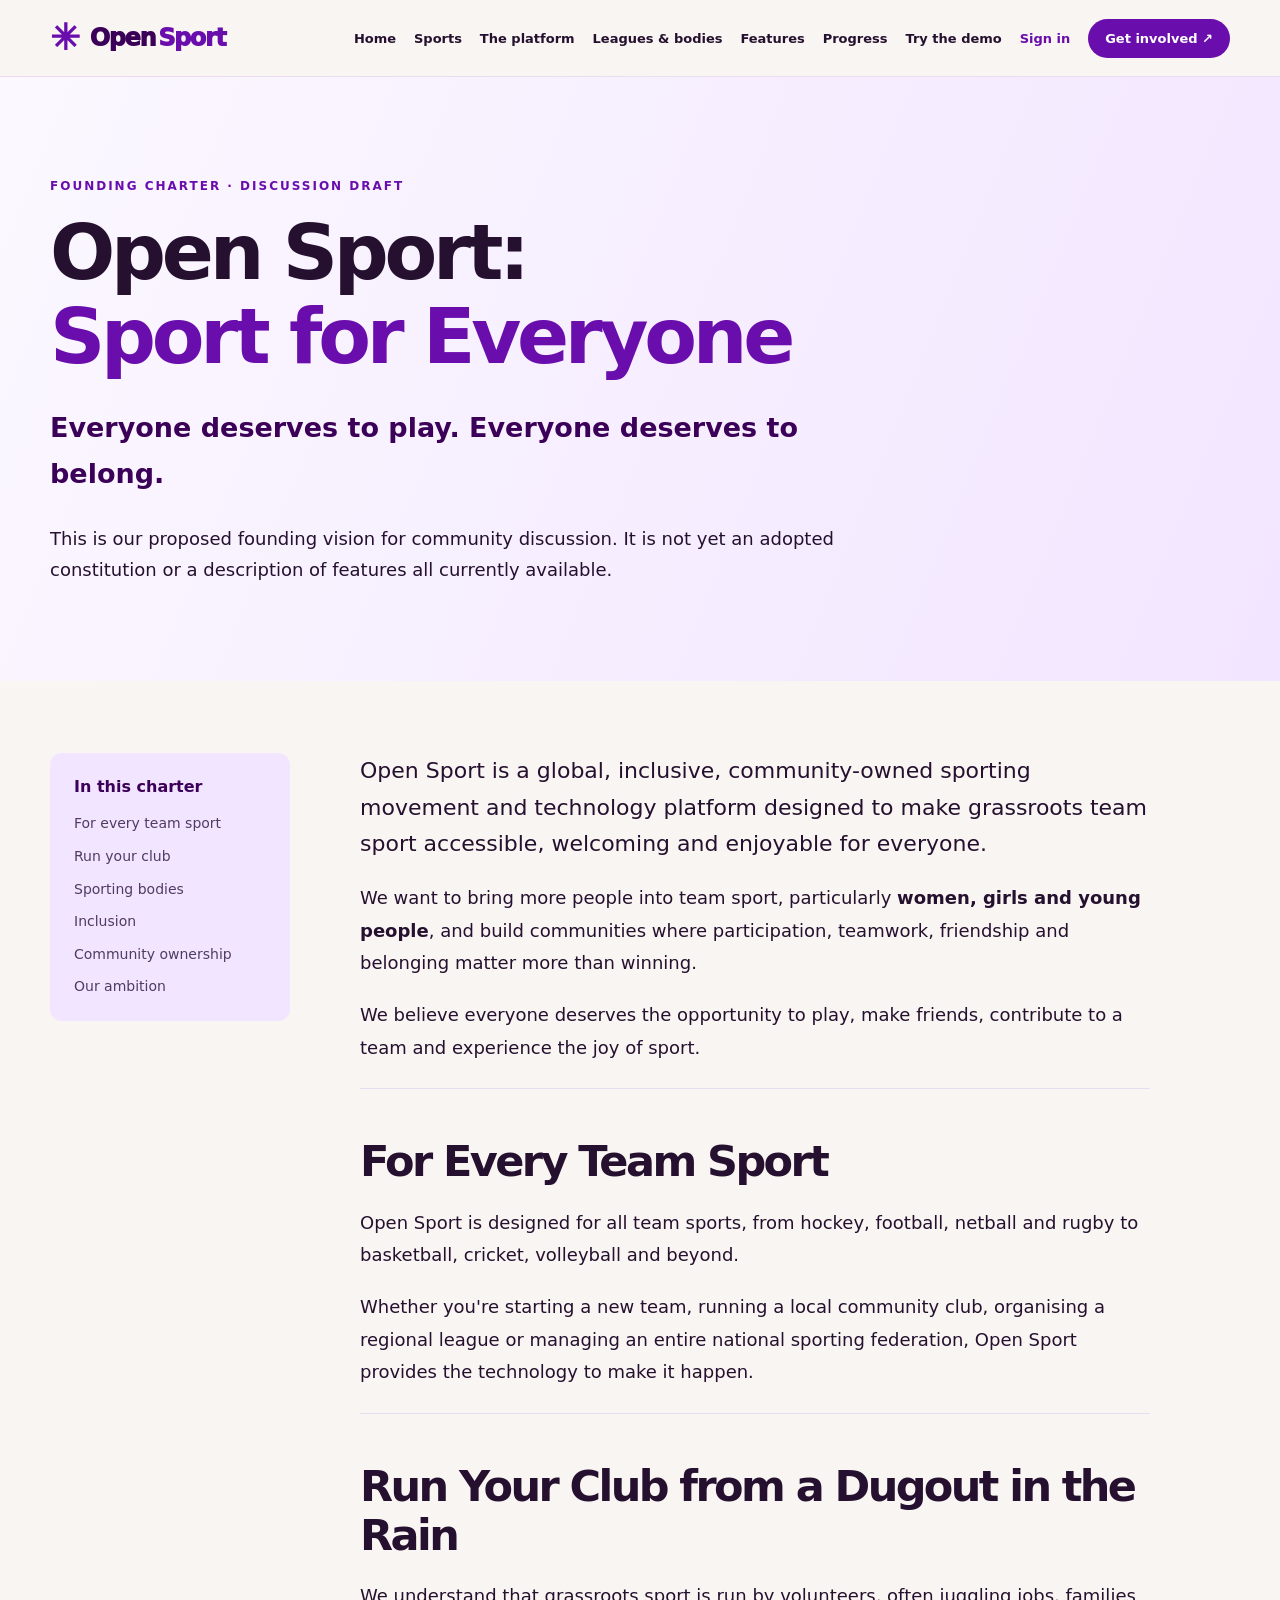
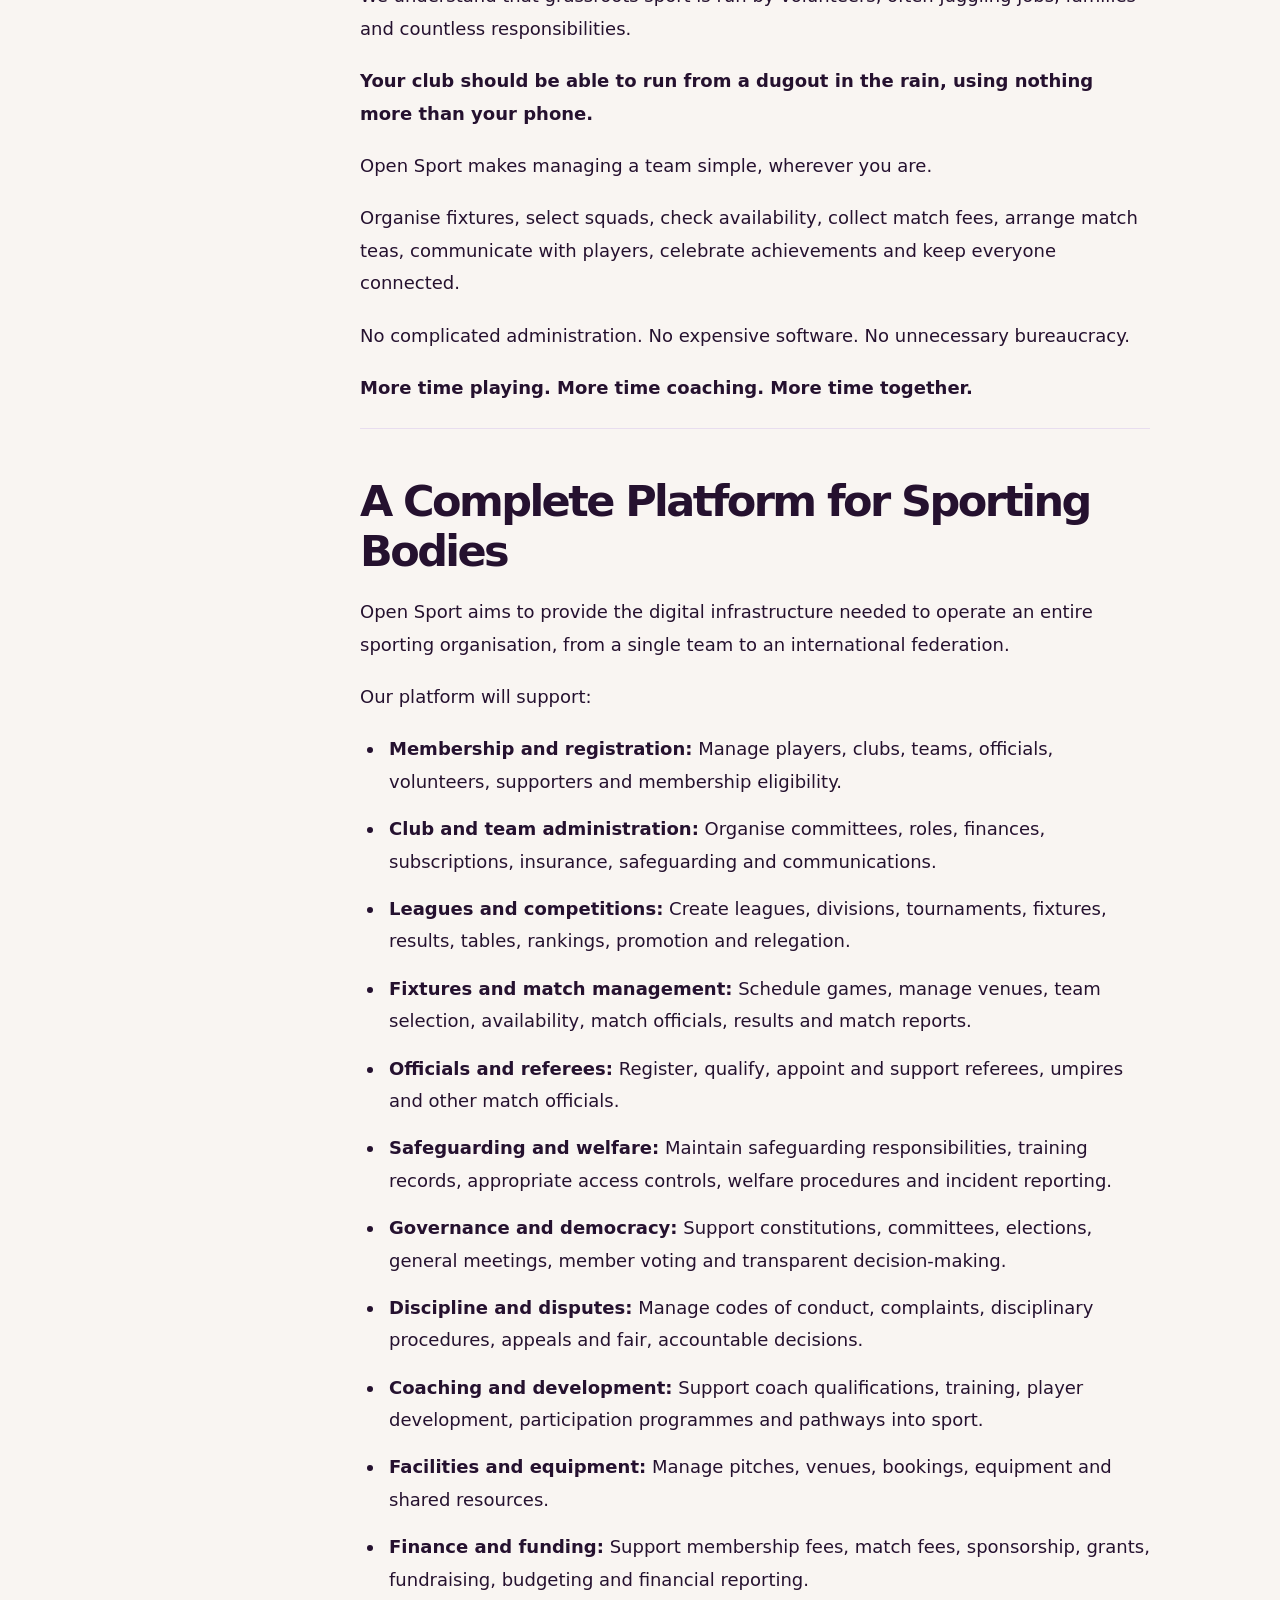
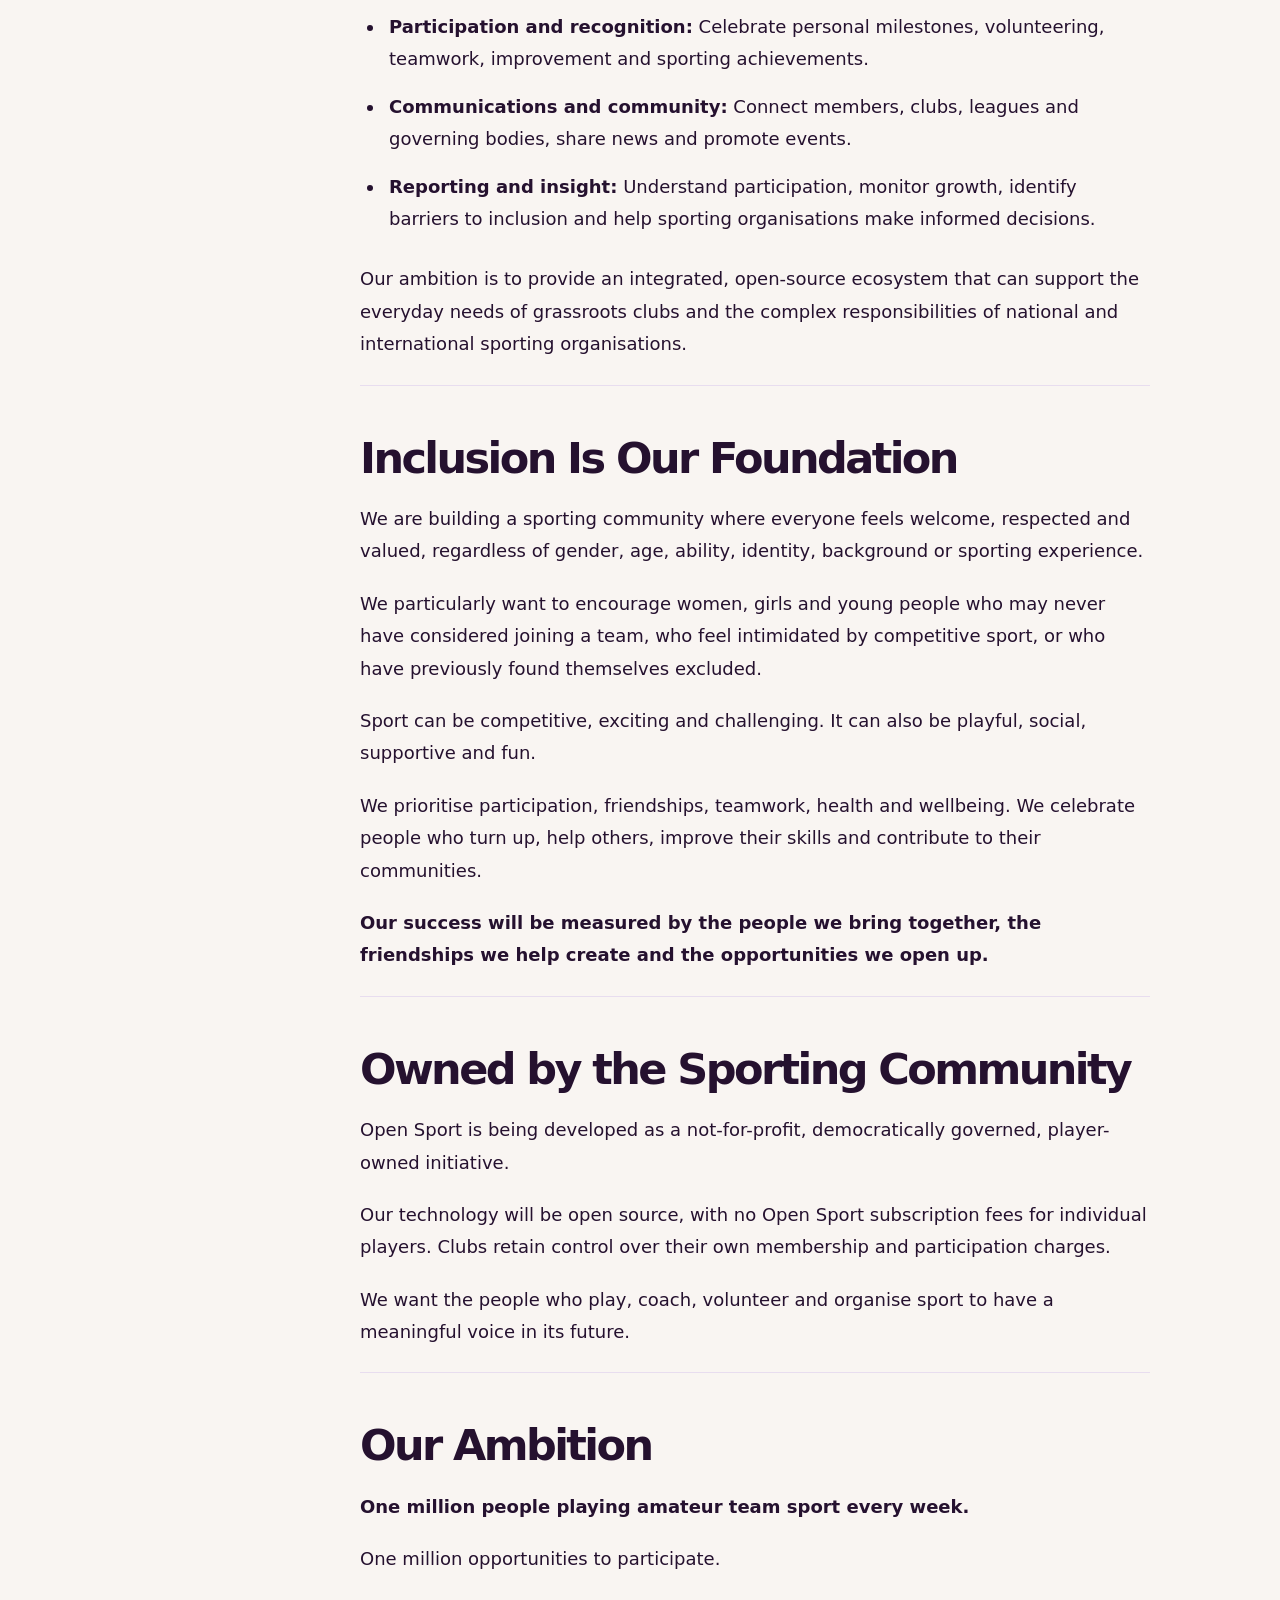
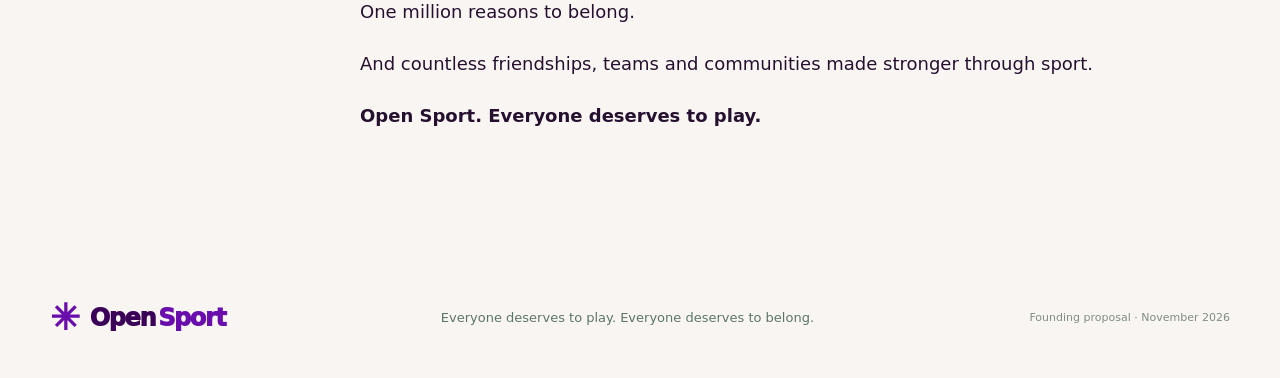
<file: charter.html>
<!doctype html>
<html lang="en-GB"><head><meta charset="utf-8"><meta name="viewport" content="width=device-width, initial-scale=1">
<meta name="description" content="Our full founding vision for an inclusive, player-owned Open Sport movement for every team sport."><meta name="theme-color" content="#6A0DAD">
<title>Draft charter | Open Sport Foundation</title><link rel="stylesheet" href="styles.css"></head>
<body><a class="skip-link" href="#main">Skip to content</a>
<header class="site-header"><div class="shell nav"><a class="brand" href="index.html" aria-label="Open Sport home"><span class="brand-mark" aria-hidden="true">✳</span>Open<span>Sport</span></a><nav aria-label="Main navigation"><a href="index.html">Home</a><a href="sports.html">Sports</a><a href="platform.html">The platform</a><a href="sporting-bodies.html">Leagues &amp; bodies</a><a href="features.html">Features</a><a href="progress.html">Progress</a><a href="demo.html">Try the demo</a><a href="login.html" class="nav-signin">Sign in</a><a class="nav-join" href="contact.html">Get involved ↗</a></nav></div></header><main id="main">
<section class="charter-heading"><div class="shell"><p class="eyebrow">FOUNDING CHARTER · DISCUSSION DRAFT</p><h1>Open Sport:<br><em>Sport for Everyone</em></h1><p class="charter-lead"><strong>Everyone deserves to play. Everyone deserves to belong.</strong></p><p>This is our proposed founding vision for community discussion. It is not yet an adopted constitution or a description of features all currently available.</p></div></section>
<div class="shell charter-layout"><aside class="charter-toc" aria-label="On this page"><strong>In this charter</strong>
<a href="#every-sport">For every team sport</a><a href="#dugout">Run your club</a><a href="#sporting-bodies">Sporting bodies</a><a href="#inclusion">Inclusion</a><a href="#ownership">Community ownership</a><a href="#ambition">Our ambition</a></aside>
<article class="charter-article">
<p>Open Sport is a global, inclusive, community-owned sporting movement and technology platform designed to make grassroots team sport accessible, welcoming and enjoyable for everyone.</p>
<p>We want to bring more people into team sport, particularly <strong>women, girls and young people</strong>, and build communities where participation, teamwork, friendship and belonging matter more than winning.</p>
<p>We believe everyone deserves the opportunity to play, make friends, contribute to a team and experience the joy of sport.</p>
<section id="every-sport"><h2>For Every Team Sport</h2>
<p>Open Sport is designed for all team sports, from hockey, football, netball and rugby to basketball, cricket, volleyball and beyond.</p>
<p>Whether you're starting a new team, running a local community club, organising a regional league or managing an entire national sporting federation, Open Sport provides the technology to make it happen.</p></section>
<section id="dugout"><h2>Run Your Club from a Dugout in the Rain</h2>
<p>We understand that grassroots sport is run by volunteers, often juggling jobs, families and countless responsibilities.</p>
<p><strong>Your club should be able to run from a dugout in the rain, using nothing more than your phone.</strong></p>
<p>Open Sport makes managing a team simple, wherever you are.</p>
<p>Organise fixtures, select squads, check availability, collect match fees, arrange match teas, communicate with players, celebrate achievements and keep everyone connected.</p>
<p>No complicated administration. No expensive software. No unnecessary bureaucracy.</p>
<p><strong>More time playing. More time coaching. More time together.</strong></p></section>
<section id="sporting-bodies"><h2>A Complete Platform for Sporting Bodies</h2>
<p>Open Sport aims to provide the digital infrastructure needed to operate an entire sporting organisation, from a single team to an international federation.</p>
<p>Our platform will support:</p><ul class="charter-capabilities"><li><strong>Membership and registration:</strong> Manage players, clubs, teams, officials, volunteers, supporters and membership eligibility.</li>
<li><strong>Club and team administration:</strong> Organise committees, roles, finances, subscriptions, insurance, safeguarding and communications.</li>
<li><strong>Leagues and competitions:</strong> Create leagues, divisions, tournaments, fixtures, results, tables, rankings, promotion and relegation.</li>
<li><strong>Fixtures and match management:</strong> Schedule games, manage venues, team selection, availability, match officials, results and match reports.</li>
<li><strong>Officials and referees:</strong> Register, qualify, appoint and support referees, umpires and other match officials.</li>
<li><strong>Safeguarding and welfare:</strong> Maintain safeguarding responsibilities, training records, appropriate access controls, welfare procedures and incident reporting.</li>
<li><strong>Governance and democracy:</strong> Support constitutions, committees, elections, general meetings, member voting and transparent decision-making.</li>
<li><strong>Discipline and disputes:</strong> Manage codes of conduct, complaints, disciplinary procedures, appeals and fair, accountable decisions.</li>
<li><strong>Coaching and development:</strong> Support coach qualifications, training, player development, participation programmes and pathways into sport.</li>
<li><strong>Facilities and equipment:</strong> Manage pitches, venues, bookings, equipment and shared resources.</li>
<li><strong>Finance and funding:</strong> Support membership fees, match fees, sponsorship, grants, fundraising, budgeting and financial reporting.</li>
<li><strong>Participation and recognition:</strong> Celebrate personal milestones, volunteering, teamwork, improvement and sporting achievements.</li>
<li><strong>Communications and community:</strong> Connect members, clubs, leagues and governing bodies, share news and promote events.</li>
<li><strong>Reporting and insight:</strong> Understand participation, monitor growth, identify barriers to inclusion and help sporting organisations make informed decisions.</li></ul>
<p>Our ambition is to provide an integrated, open-source ecosystem that can support the everyday needs of grassroots clubs and the complex responsibilities of national and international sporting organisations.</p></section>
<section id="inclusion"><h2>Inclusion Is Our Foundation</h2>
<p>We are building a sporting community where everyone feels welcome, respected and valued, regardless of gender, age, ability, identity, background or sporting experience.</p>
<p>We particularly want to encourage women, girls and young people who may never have considered joining a team, who feel intimidated by competitive sport, or who have previously found themselves excluded.</p>
<p>Sport can be competitive, exciting and challenging. It can also be playful, social, supportive and fun.</p>
<p>We prioritise participation, friendships, teamwork, health and wellbeing. We celebrate people who turn up, help others, improve their skills and contribute to their communities.</p>
<p><strong>Our success will be measured by the people we bring together, the friendships we help create and the opportunities we open up.</strong></p></section>
<section id="ownership"><h2>Owned by the Sporting Community</h2>
<p>Open Sport is being developed as a not-for-profit, democratically governed, player-owned initiative.</p>
<p>Our technology will be open source, with no Open Sport subscription fees for individual players. Clubs retain control over their own membership and participation charges.</p>
<p>We want the people who play, coach, volunteer and organise sport to have a meaningful voice in its future.</p></section>
<section id="ambition"><h2>Our Ambition</h2>
<p><strong>One million people playing amateur team sport every week.</strong></p>
<p>One million opportunities to participate.</p><p>One million reasons to belong.</p>
<p>And countless friendships, teams and communities made stronger through sport.</p><p><strong>Open Sport. Everyone deserves to play.</strong></p></section>
</article></div></main><footer><div class="shell footer"><a class="brand" href="index.html"><span class="brand-mark" aria-hidden="true">✳</span>Open<span>Sport</span></a><p>Everyone deserves to play. Everyone deserves to belong.</p><small>Founding proposal · November 2026</small></div></footer></body></html>
</file>
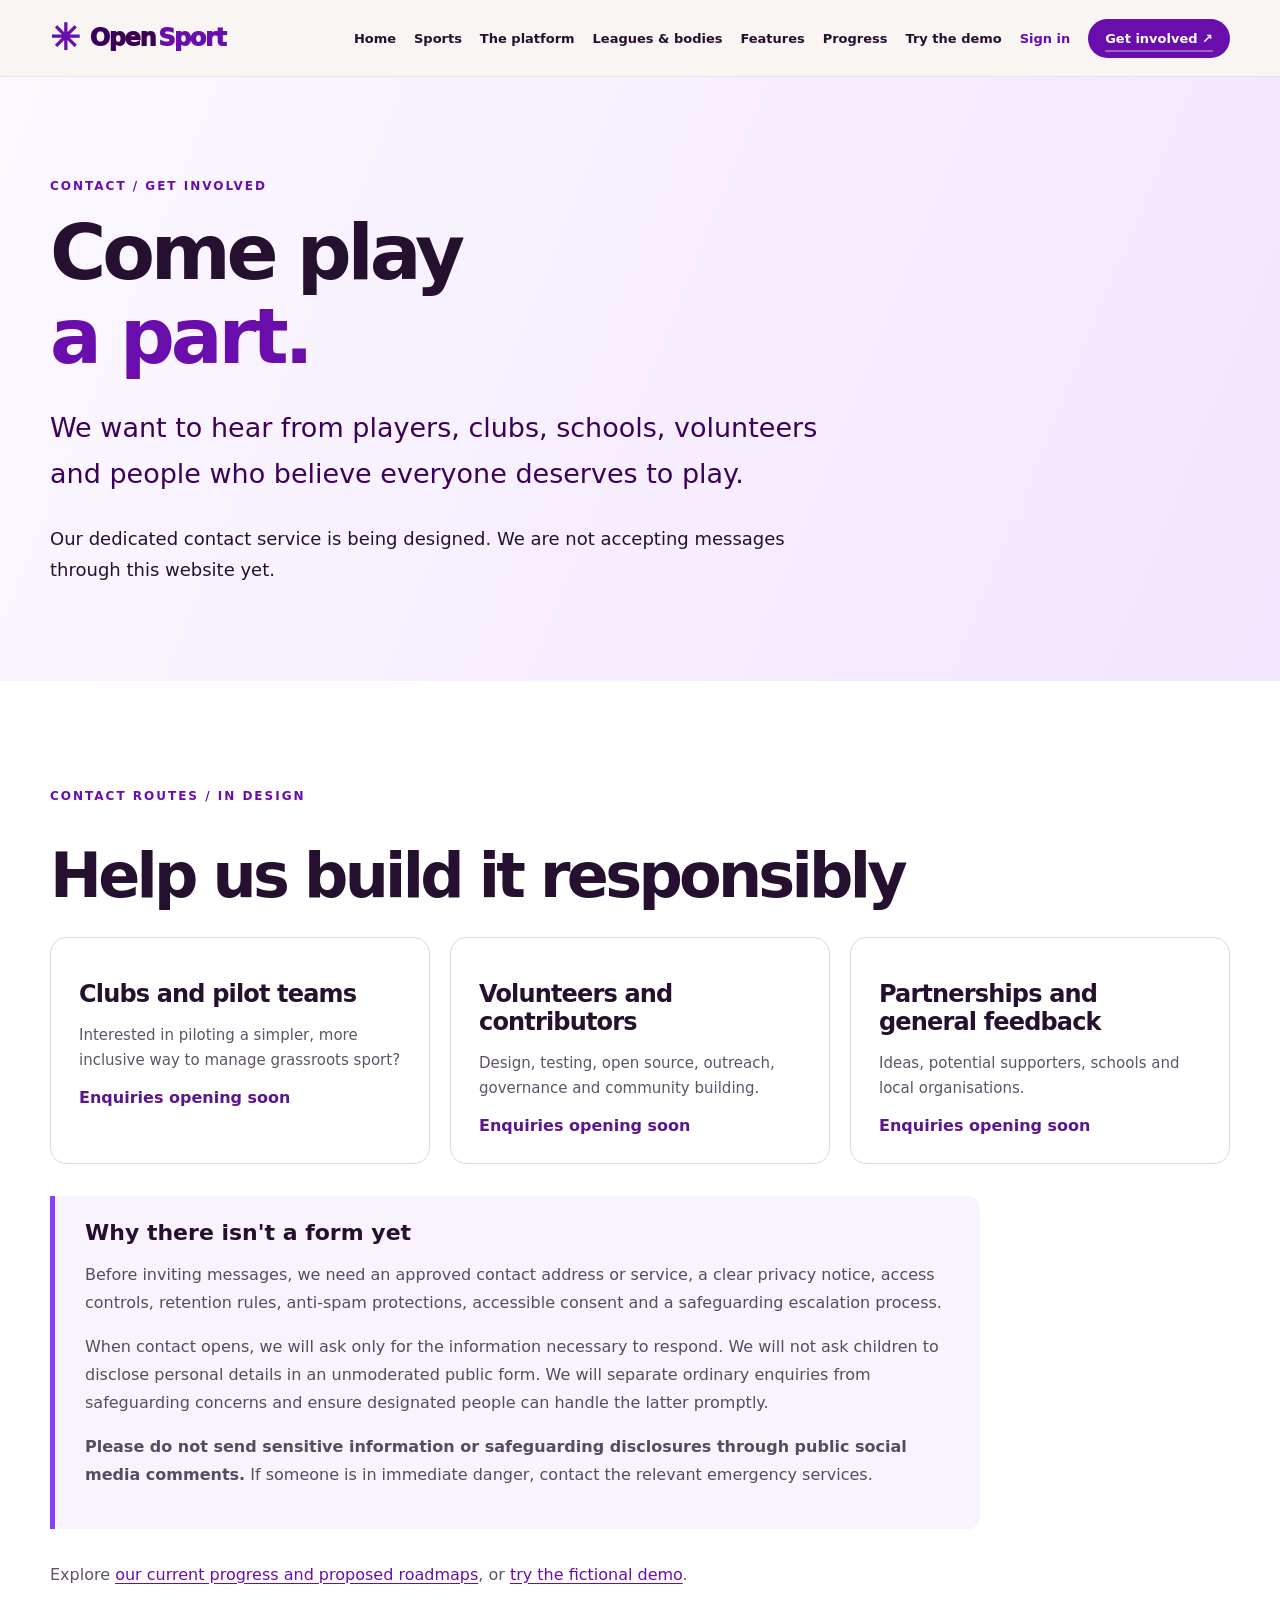
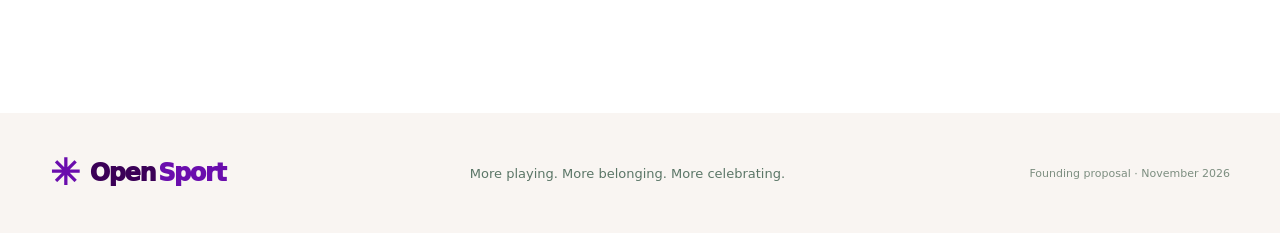
<file: contact.html>
<!doctype html><html lang="en-GB"><head><meta charset="utf-8"><meta name="viewport" content="width=device-width,initial-scale=1"><meta name="description" content="How to connect with the Open Sport Foundation as we prepare a safe and accessible contact and feedback service."><meta name="theme-color" content="#6A0DAD"><title>Contact | Open Sport Foundation</title><link rel="stylesheet" href="styles.css"></head><body>
<a class="skip-link" href="#main">Skip to content</a><header class="site-header"><div class="shell nav"><a class="brand" href="index.html" aria-label="Open Sport home"><span class="brand-mark" aria-hidden="true">✳</span>Open<span>Sport</span></a><nav aria-label="Main navigation"><a href="index.html">Home</a><a href="sports.html">Sports</a><a href="platform.html">The platform</a><a href="sporting-bodies.html">Leagues &amp; bodies</a><a href="features.html">Features</a><a href="progress.html">Progress</a><a href="demo.html">Try the demo</a><a href="login.html" class="nav-signin">Sign in</a><a class="nav-join" href="contact.html" aria-current="page">Get involved ↗</a></nav></div></header>
<main id="main"><section class="charter-heading"><div class="shell"><p class="eyebrow">CONTACT / GET INVOLVED</p><h1>Come play<br><em>a part.</em></h1><p class="charter-lead">We want to hear from players, clubs, schools, volunteers and people who believe everyone deserves to play.</p><p>Our dedicated contact service is being designed. We are not accepting messages through this website yet.</p></div></section>
<section class="section contact-planning"><div class="shell"><p class="kicker">CONTACT ROUTES / IN DESIGN</p><h2>Help us build it responsibly</h2><div class="roadmap-columns">
<article><h3>Clubs and pilot teams</h3><p>Interested in piloting a simpler, more inclusive way to manage grassroots sport?</p><span class="roadmap-state">Enquiries opening soon</span></article>
<article><h3>Volunteers and contributors</h3><p>Design, testing, open source, outreach, governance and community building.</p><span class="roadmap-state">Enquiries opening soon</span></article>
<article><h3>Partnerships and general feedback</h3><p>Ideas, potential supporters, schools and local organisations.</p><span class="roadmap-state">Enquiries opening soon</span></article></div>
<div class="contact-policy"><h3>Why there isn't a form yet</h3><p>Before inviting messages, we need an approved contact address or service, a clear privacy notice, access controls, retention rules, anti-spam protections, accessible consent and a safeguarding escalation process.</p>
<p>When contact opens, we will ask only for the information necessary to respond. We will not ask children to disclose personal details in an unmoderated public form. We will separate ordinary enquiries from safeguarding concerns and ensure designated people can handle the latter promptly.</p>
<p><strong>Please do not send sensitive information or safeguarding disclosures through public social media comments.</strong> If someone is in immediate danger, contact the relevant emergency services.</p></div>
<p class="progress-explainer">Explore <a class="inline-link" href="progress.html">our current progress and proposed roadmaps</a>, or <a class="inline-link" href="demo.html">try the fictional demo</a>.</p></div></section></main>
<footer><div class="shell footer"><a class="brand" href="index.html"><span class="brand-mark" aria-hidden="true">✳</span>Open<span>Sport</span></a><p>More playing. More belonging. More celebrating.</p><small>Founding proposal · November 2026</small></div></footer></body></html>
</file>
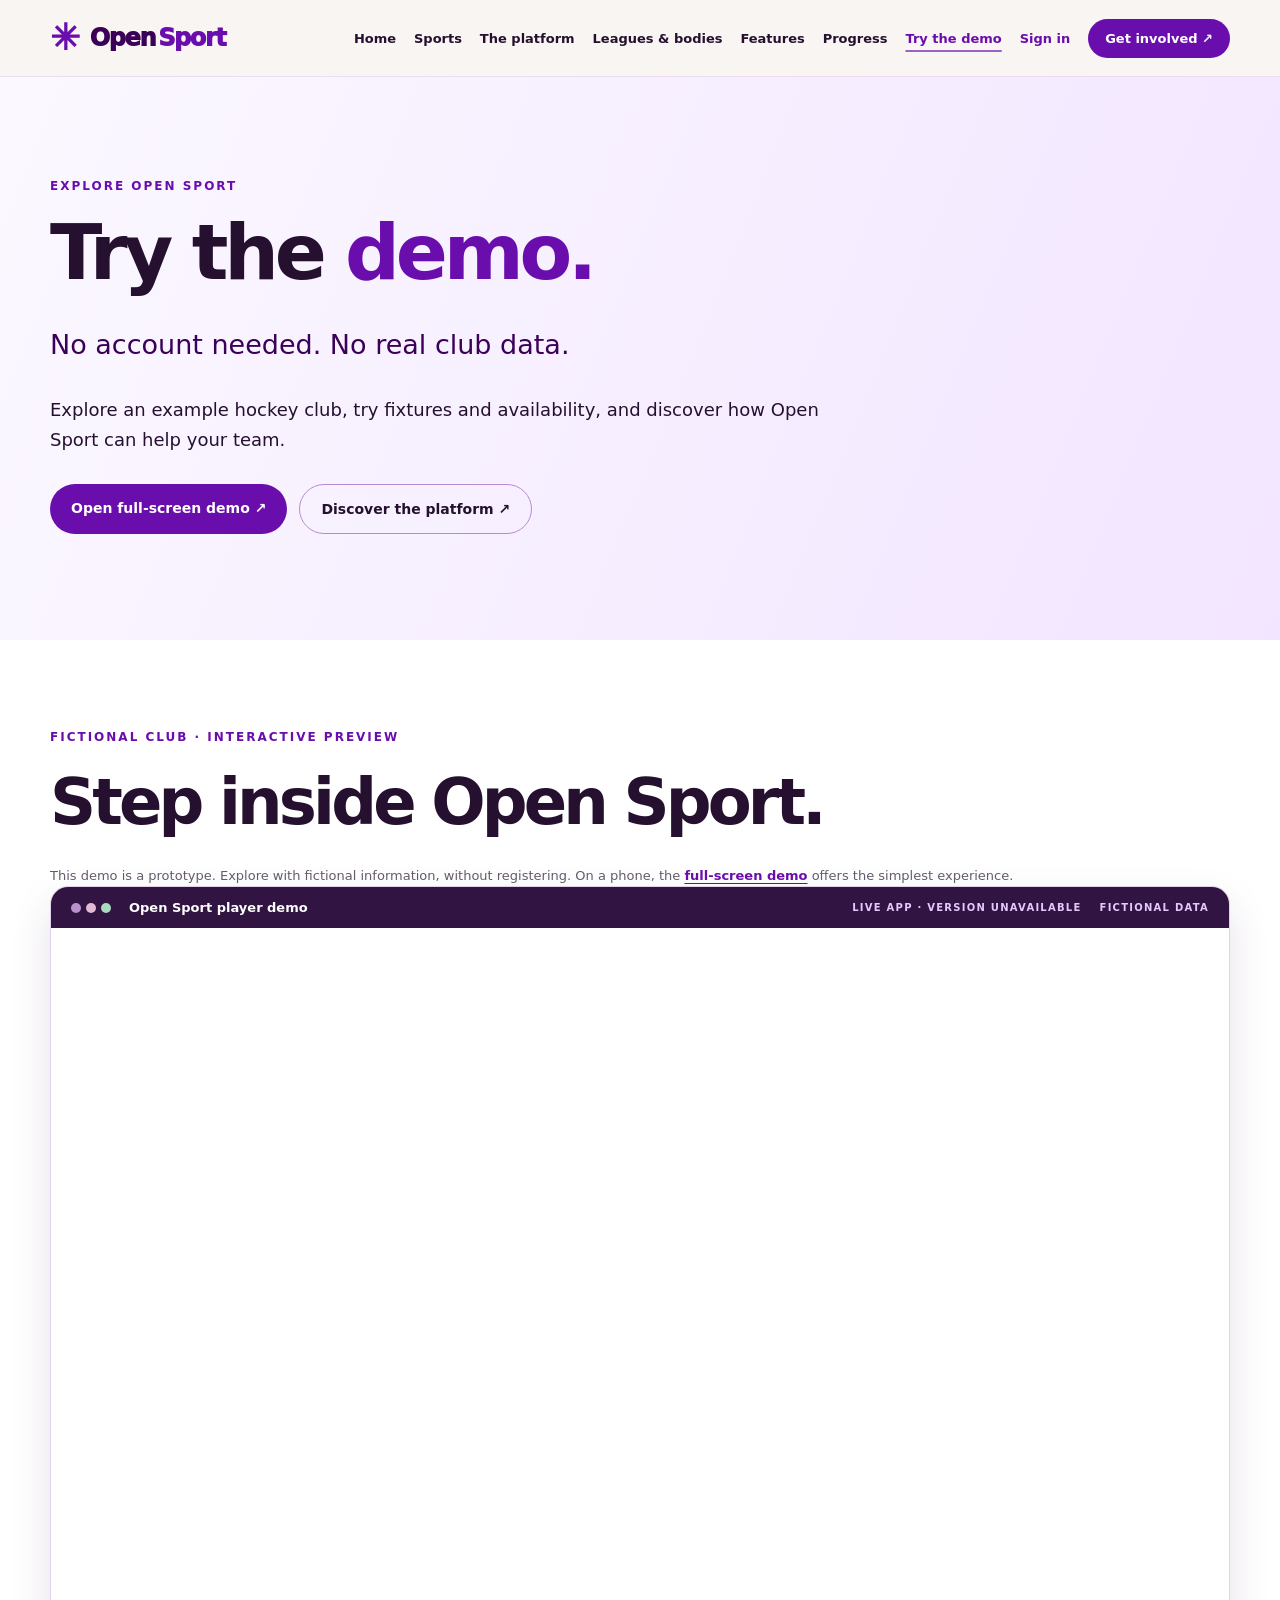
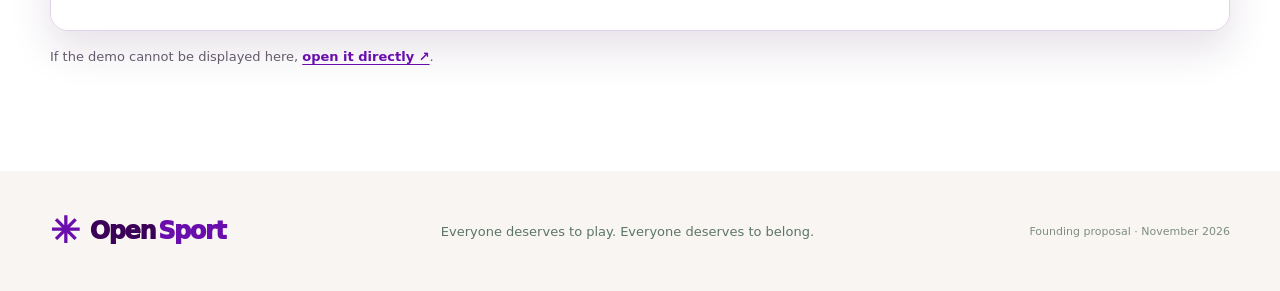
<file: demo.html>
<!doctype html><html lang="en-GB"><head><meta charset="utf-8"><meta name="viewport" content="width=device-width, initial-scale=1"><meta name="description" content="Explore the free Open Sport player demo, with fictional clubs and no registration needed."><meta name="theme-color" content="#6A0DAD"><title>Try the demo | Open Sport Foundation</title><link rel="stylesheet" href="styles.css"></head><body><a class="skip-link" href="#main">Skip to content</a><header class="site-header"><div class="shell nav"><a class="brand" href="index.html" aria-label="Open Sport home"><span class="brand-mark" aria-hidden="true">✳</span>Open<span>Sport</span></a><nav aria-label="Main navigation"><a href="index.html">Home</a><a href="sports.html">Sports</a><a href="platform.html">The platform</a><a href="sporting-bodies.html">Leagues &amp; bodies</a><a href="features.html">Features</a><a href="progress.html">Progress</a><a href="demo.html" aria-current="page">Try the demo</a><a href="login.html" class="nav-signin">Sign in</a><a class="nav-join" href="contact.html">Get involved ↗</a></nav></div></header><main id="main"><section class="charter-heading"><div class="shell"><p class="eyebrow">EXPLORE OPEN SPORT</p><h1>Try the <em>demo.</em></h1><p class="charter-lead">No account needed. No real club data.</p><p>Explore an example hockey club, try fixtures and availability, and discover how Open Sport can help your team.</p><div class="actions"><a class="button primary" href="https://open-sport-app.pages.dev/" target="_blank" rel="noopener noreferrer">Open full-screen demo ↗ <span class="visually-hidden">(opens in a new tab)</span></a><a class="button outline" href="platform.html">Discover the platform ↗</a></div></div></section>
<section class="section demo-showcase" aria-labelledby="demo-title"><div class="shell"><p class="kicker">FICTIONAL CLUB · INTERACTIVE PREVIEW</p><h2 id="demo-title">Step inside Open Sport.</h2><p class="demo-fallback">This demo is a prototype. Explore with fictional information, without registering. On a phone, the <a href="https://open-sport-app.pages.dev/" target="_blank" rel="noopener noreferrer">full-screen demo</a> offers the simplest experience.</p><div class="demo-frame-shell"><div class="demo-frame-toolbar"><div class="demo-browser-dot" aria-hidden="true"><i></i><i></i><i></i></div><strong>Open Sport player demo</strong><span id="embedded-app-version" role="status" aria-live="polite">LIVE APP · VERSION CHECK PENDING</span><span>FICTIONAL DATA</span></div><iframe id="open-sport-demo-frame" class="demo-frame" title="Explore the Open Sport fictional interactive player demo" src="https://open-sport-app.pages.dev/" loading="lazy" referrerpolicy="strict-origin-when-cross-origin"></iframe></div><p class="demo-fallback">If the demo cannot be displayed here, <a href="https://open-sport-app.pages.dev/" target="_blank" rel="noopener noreferrer">open it directly ↗</a>.</p></div></section></main>
<script>
(function(){
  'use strict';
  const frame=document.getElementById('open-sport-demo-frame');
  const status=document.getElementById('embedded-app-version');
  const trustedOrigin='https://open-sport-app.pages.dev';
  if(!frame||!status)return;
  window.addEventListener('message',function(event){
    if(event.origin!==trustedOrigin||event.source!==frame.contentWindow)return;
    const data=event.data;
    if(!data||data.type!=='OPEN_SPORT_DEMO_VERSION'||typeof data.version!=='string')return;
    if(!/^[0-9]+[.][0-9]+[.][0-9]+$/.test(data.version))return;
    status.textContent='LIVE APP · VERSION '+data.version;
  });
  frame.addEventListener('load',function(){
    // App-origin version metadata arrives from the running app build itself.
    // Older deployed builds may not support the handshake yet.
    if(status.textContent==='LIVE APP · VERSION CHECK PENDING'){
      status.textContent='LIVE APP · VERSION UNAVAILABLE';
    }
  });
})();
</script>
<footer><div class="shell footer"><a class="brand" href="index.html"><span class="brand-mark" aria-hidden="true">✳</span>Open<span>Sport</span></a><p>Everyone deserves to play. Everyone deserves to belong.</p><small>Founding proposal · November 2026</small></div></footer></body></html>
</file>
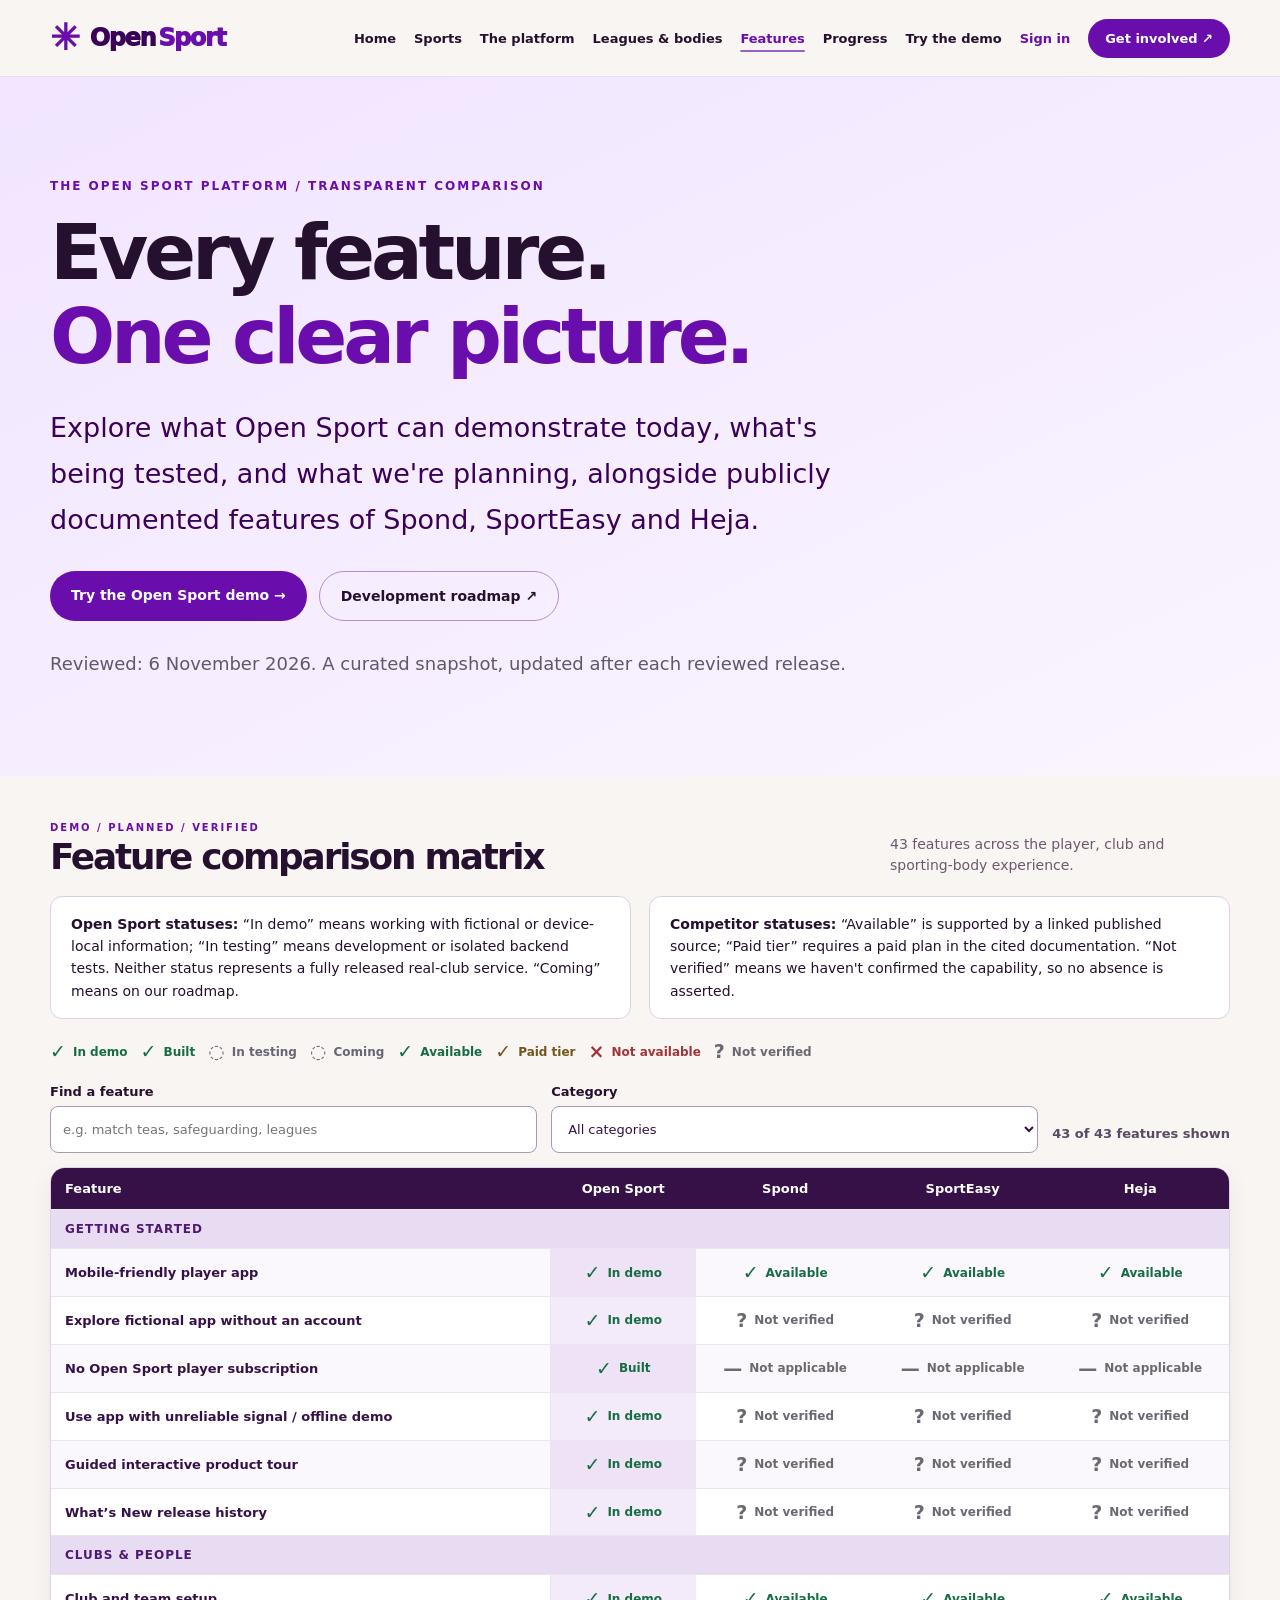
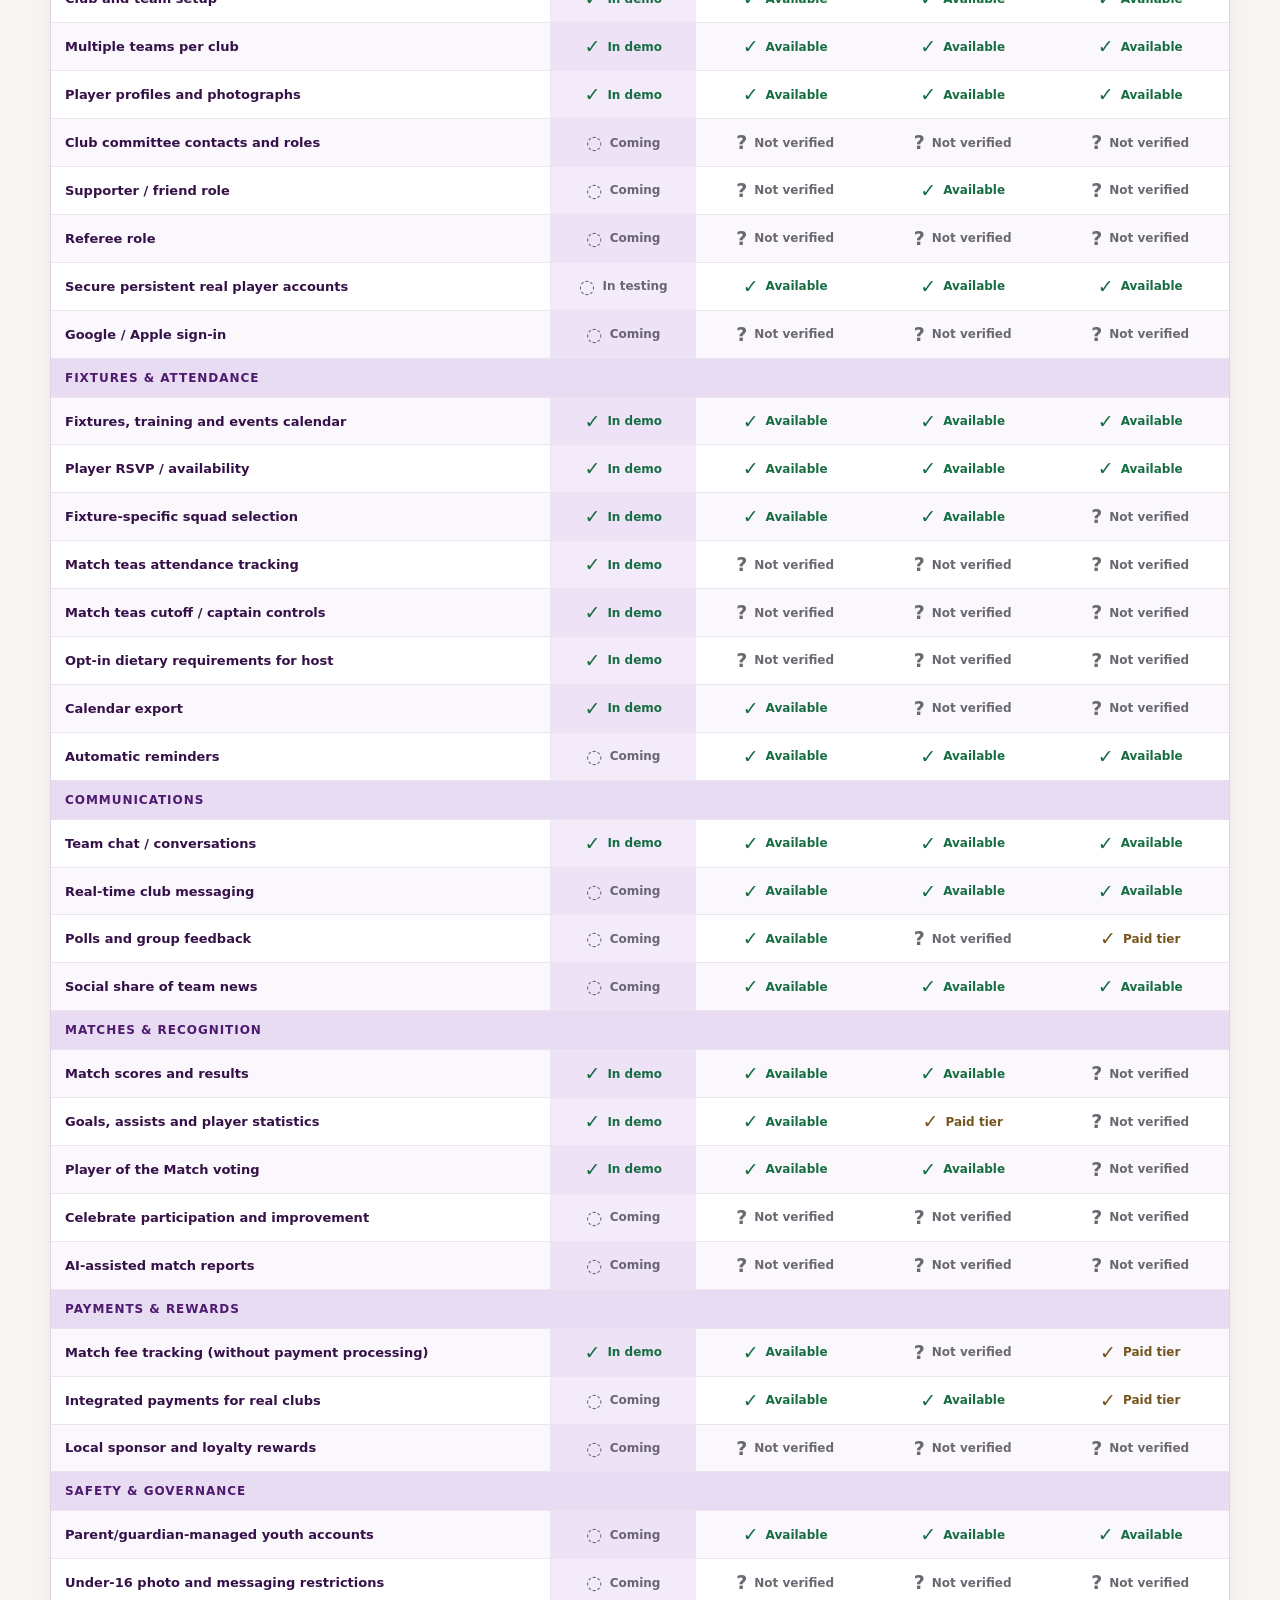
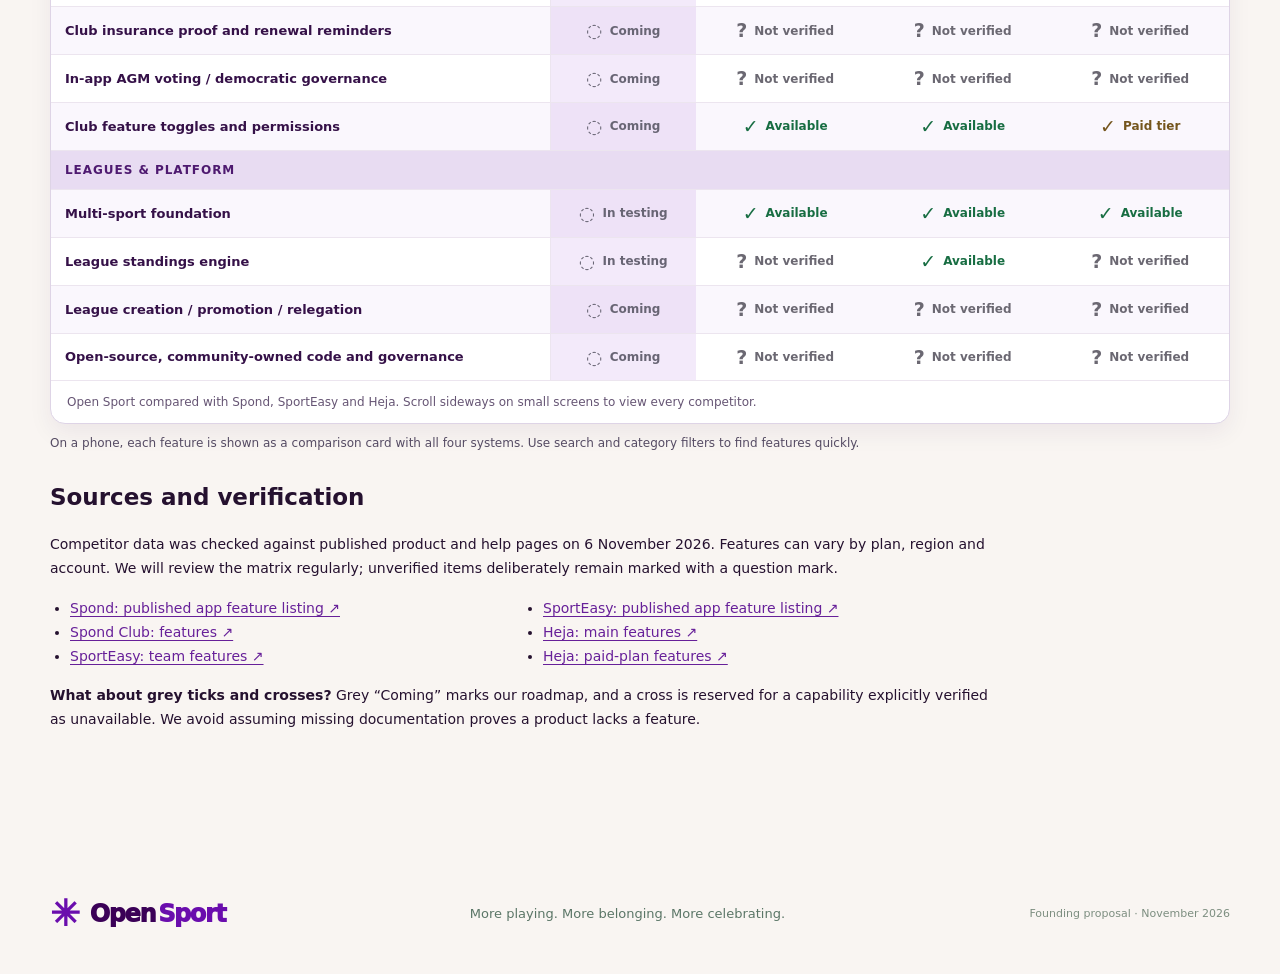
<file: features.html>
<!doctype html><html lang="en-GB"><head><meta charset="utf-8"><meta name="viewport" content="width=device-width,initial-scale=1"><meta name="description" content="Compare Open Sport's built, demo and planned grassroots sport features against Spond, SportEasy and Heja."><meta name="theme-color" content="#6A0DAD"><title>Feature comparison | Open Sport Foundation</title><link rel="stylesheet" href="styles.css"><script src="scripts/feature-matrix.js" defer></script></head><body><a class="skip-link" href="#main">Skip to content</a><header class="site-header"><div class="shell nav"><a class="brand" href="index.html" aria-label="Open Sport home"><span class="brand-mark" aria-hidden="true">✳</span>Open<span>Sport</span></a>
<nav aria-label="Main navigation"><a href="index.html">Home</a><a href="sports.html">Sports</a><a href="platform.html">The platform</a><a href="sporting-bodies.html">Leagues &amp; bodies</a><a href="features.html" aria-current="page">Features</a><a href="progress.html">Progress</a><a href="demo.html">Try the demo</a><a href="login.html" class="nav-signin">Sign in</a><a class="nav-join" href="contact.html">Get involved ↗</a></nav></div></header>
<main id="main"><section class="charter-heading matrix-heading"><div class="shell"><p class="eyebrow">THE OPEN SPORT PLATFORM / TRANSPARENT COMPARISON</p><h1>Every feature.<br><em>One clear picture.</em></h1><p class="charter-lead">Explore what Open Sport can demonstrate today, what's being tested, and what we're planning, alongside publicly documented features of Spond, SportEasy and Heja.</p><div class="actions"><a href="demo.html" class="button primary">Try the Open Sport demo →</a><a href="progress.html" class="button outline">Development roadmap ↗</a></div><p class="status-asof">Reviewed: <time datetime="2026-11-06">6 November 2026</time>. A curated snapshot, updated after each reviewed release.</p></div></section>
<section class="section matrix-section"><div class="shell"><div class="compact-section-heading"><div><p class="kicker">DEMO / PLANNED / VERIFIED</p><h2>Feature comparison matrix</h2></div><p>43 features across the player, club and sporting-body experience.</p></div>
<div class="matrix-explanation"><p><strong>Open Sport statuses:</strong> “In demo” means working with fictional or device-local information; “In testing” means development or isolated backend tests. Neither status represents a fully released real-club service. “Coming” means on our roadmap.</p><p><strong>Competitor statuses:</strong> “Available” is supported by a linked published source; “Paid tier” requires a paid plan in the cited documentation. “Not verified” means we haven't confirmed the capability, so no absence is asserted.</p></div>
<div class="matrix-legend" aria-label="Feature comparison legend"><span class="matrix-status matrix-demo"><span aria-hidden="true">✓</span> In demo</span><span class="matrix-status matrix-built"><span aria-hidden="true">✓</span> Built</span><span class="matrix-status matrix-testing"><span aria-hidden="true">◌</span> In testing</span><span class="matrix-status matrix-planned"><span aria-hidden="true">◌</span> Coming</span><span class="matrix-status matrix-yes"><span aria-hidden="true">✓</span> Available</span><span class="matrix-status matrix-paid"><span aria-hidden="true">✓</span> Paid tier</span><span class="matrix-status matrix-no"><span aria-hidden="true">×</span> Not available</span><span class="matrix-status matrix-unknown"><span aria-hidden="true">?</span> Not verified</span></div>
<div class="matrix-filters"><label for="matrix-search">Find a feature<input id="matrix-search" type="search" placeholder="e.g. match teas, safeguarding, leagues"></label><label for="matrix-category">Category<select id="matrix-category"><option value="">All categories</option></select></label><p id="matrix-count" role="status" aria-live="polite">Loading feature comparison…</p></div>
<div class="matrix-table-wrap" role="region" tabindex="0" aria-label="Horizontally scrollable feature comparison"><table class="matrix-table"><caption>Open Sport compared with Spond, SportEasy and Heja. Scroll sideways on small screens to view every competitor.</caption><thead><tr><th scope="col">Feature</th><th scope="col">Open Sport</th><th scope="col">Spond</th><th scope="col">SportEasy</th><th scope="col">Heja</th></tr></thead><tbody id="matrix-body"></tbody></table></div><p class="matrix-mobile-hint">On a phone, each feature is shown as a comparison card with all four systems. Use search and category filters to find features quickly.</p>
<div class="matrix-sources"><h3>Sources and verification</h3><p>Competitor data was checked against published product and help pages on 6 November 2026. Features can vary by plan, region and account. We will review the matrix regularly; unverified items deliberately remain marked with a question mark.</p><ul><li><a href="https://apps.apple.com/gb/app/spond/id755596884">Spond: published app feature listing ↗</a></li><li><a href="https://help.spond.com/club/en/articles/185666-about-spond-club">Spond Club: features ↗</a></li><li><a href="https://www.sporteasy.net/en/teams/features/">SportEasy: team features ↗</a></li><li><a href="https://apps.apple.com/gb/app/sporteasy-team-management/id599931266">SportEasy: published app feature listing ↗</a></li><li><a href="https://help.heja.io/en/articles/2483013-heja-s-main-features">Heja: main features ↗</a></li><li><a href="https://help.heja.io/en/articles/4358964-team-pro-pro-max-features">Heja: paid-plan features ↗</a></li></ul><p><strong>What about grey ticks and crosses?</strong> Grey “Coming” marks our roadmap, and a cross is reserved for a capability explicitly verified as unavailable. We avoid assuming missing documentation proves a product lacks a feature.</p></div></div></section></main><footer><div class="shell footer"><a class="brand" href="index.html"><span class="brand-mark" aria-hidden="true">✳</span>Open<span>Sport</span></a><p>More playing. More belonging. More celebrating.</p><small>Founding proposal · November 2026</small></div></footer></body></html>
</file>
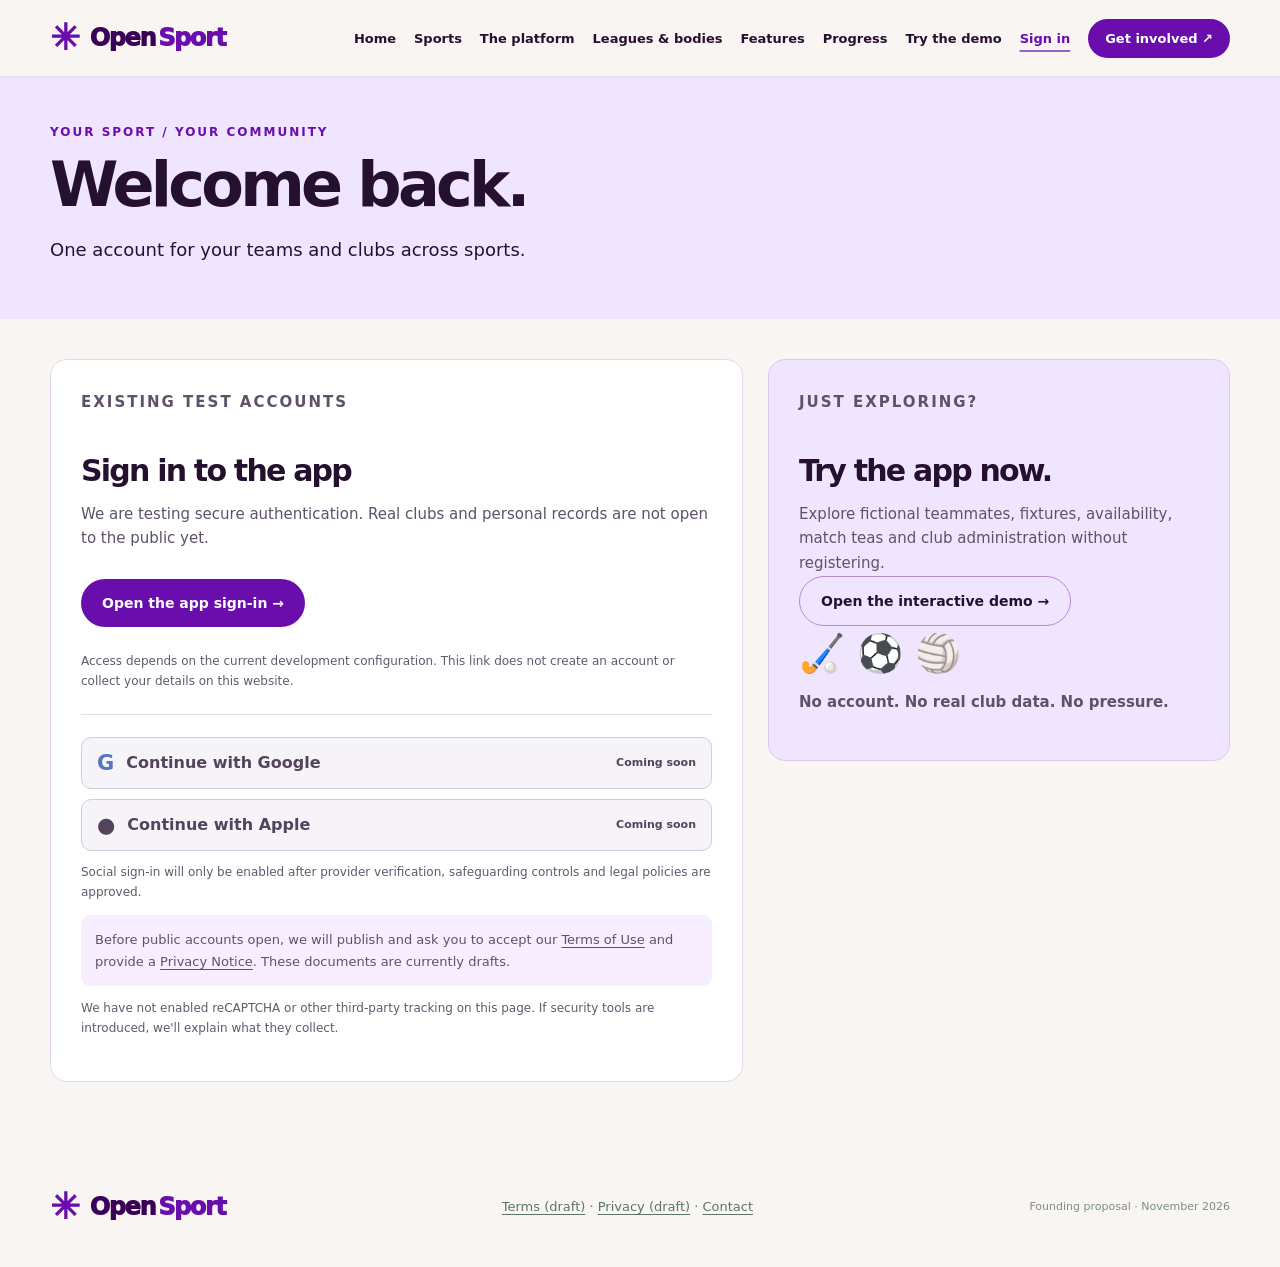
<file: login.html>
<!doctype html><html lang="en-GB"><head><meta charset="utf-8"><meta name="viewport" content="width=device-width,initial-scale=1"><meta name="theme-color" content="#6A0DAD"><link rel="stylesheet" href="styles.css"><title>Sign in | Open Sport Foundation</title><meta name="description" content="Sign in to the Open Sport development application or explore the fictional interactive demo without registering."></head><body><a class="skip-link" href="#main">Skip to content</a><header class="site-header"><div class="shell nav"><a class="brand" href="index.html" aria-label="Open Sport home"><span class="brand-mark" aria-hidden="true">✳</span>Open<span>Sport</span></a><nav aria-label="Main navigation"><a href="index.html">Home</a><a href="sports.html">Sports</a><a href="platform.html">The platform</a><a href="sporting-bodies.html">Leagues &amp; bodies</a><a href="features.html">Features</a><a href="progress.html">Progress</a><a href="demo.html">Try the demo</a><a href="login.html" aria-current="page" class="nav-signin">Sign in</a><a class="nav-join" href="contact.html">Get involved ↗</a></nav></div></header><main id="main"><section class="mini-page-hero sign-in-heading"><div class="shell"><p class="eyebrow">YOUR SPORT / YOUR COMMUNITY</p><h1>Welcome back.</h1><p>One account for your teams and clubs across sports.</p></div></section><section class="section login-section"><div class="shell login-columns"><article class="login-card"><p class="kicker">EXISTING TEST ACCOUNTS</p><h2>Sign in to the app</h2><p>We are testing secure authentication. Real clubs and personal records are not open to the public yet.</p><a class="button primary login-go" href="https://open-sport-app.pages.dev/?view=account" rel="noopener noreferrer">Open the app sign-in →</a><p class="login-helper">Access depends on the current development configuration. This link does not create an account or collect your details on this website.</p><hr><button type="button" class="social-provider-soon" disabled aria-label="Continue with Google, coming soon"><strong class="google-g" aria-hidden="true">G</strong> Continue with Google <small>Coming soon</small></button><button type="button" class="social-provider-soon" disabled aria-label="Continue with Apple, coming soon"><strong aria-hidden="true">●</strong> Continue with Apple <small>Coming soon</small></button><p class="login-helper">Social sign-in will only be enabled after provider verification, safeguarding controls and legal policies are approved.</p><p class="login-policy">Before public accounts open, we will publish and ask you to accept our <a href="terms.html">Terms of Use</a> and provide a <a href="privacy.html">Privacy Notice</a>. These documents are currently drafts.</p><p class="login-helper">We have not enabled reCAPTCHA or other third-party tracking on this page. If security tools are introduced, we'll explain what they collect.</p></article><aside class="login-demo"><p class="kicker">JUST EXPLORING?</p><h2>Try the app now.</h2><p>Explore fictional teammates, fixtures, availability, match teas and club administration without registering.</p><a class="button outline" href="demo.html">Open the interactive demo →</a><div class="login-demo-mark" aria-hidden="true">🏑 ⚽ 🏐</div><p><strong>No account. No real club data. No pressure.</strong></p></aside></div></section></main><footer><div class="shell footer"><a class="brand" href="index.html"><span class="brand-mark" aria-hidden="true">✳</span>Open<span>Sport</span></a><p><a href="terms.html">Terms (draft)</a> · <a href="privacy.html">Privacy (draft)</a> · <a href="contact.html">Contact</a></p><small>Founding proposal · November 2026</small></div></footer></body></html>
</file>
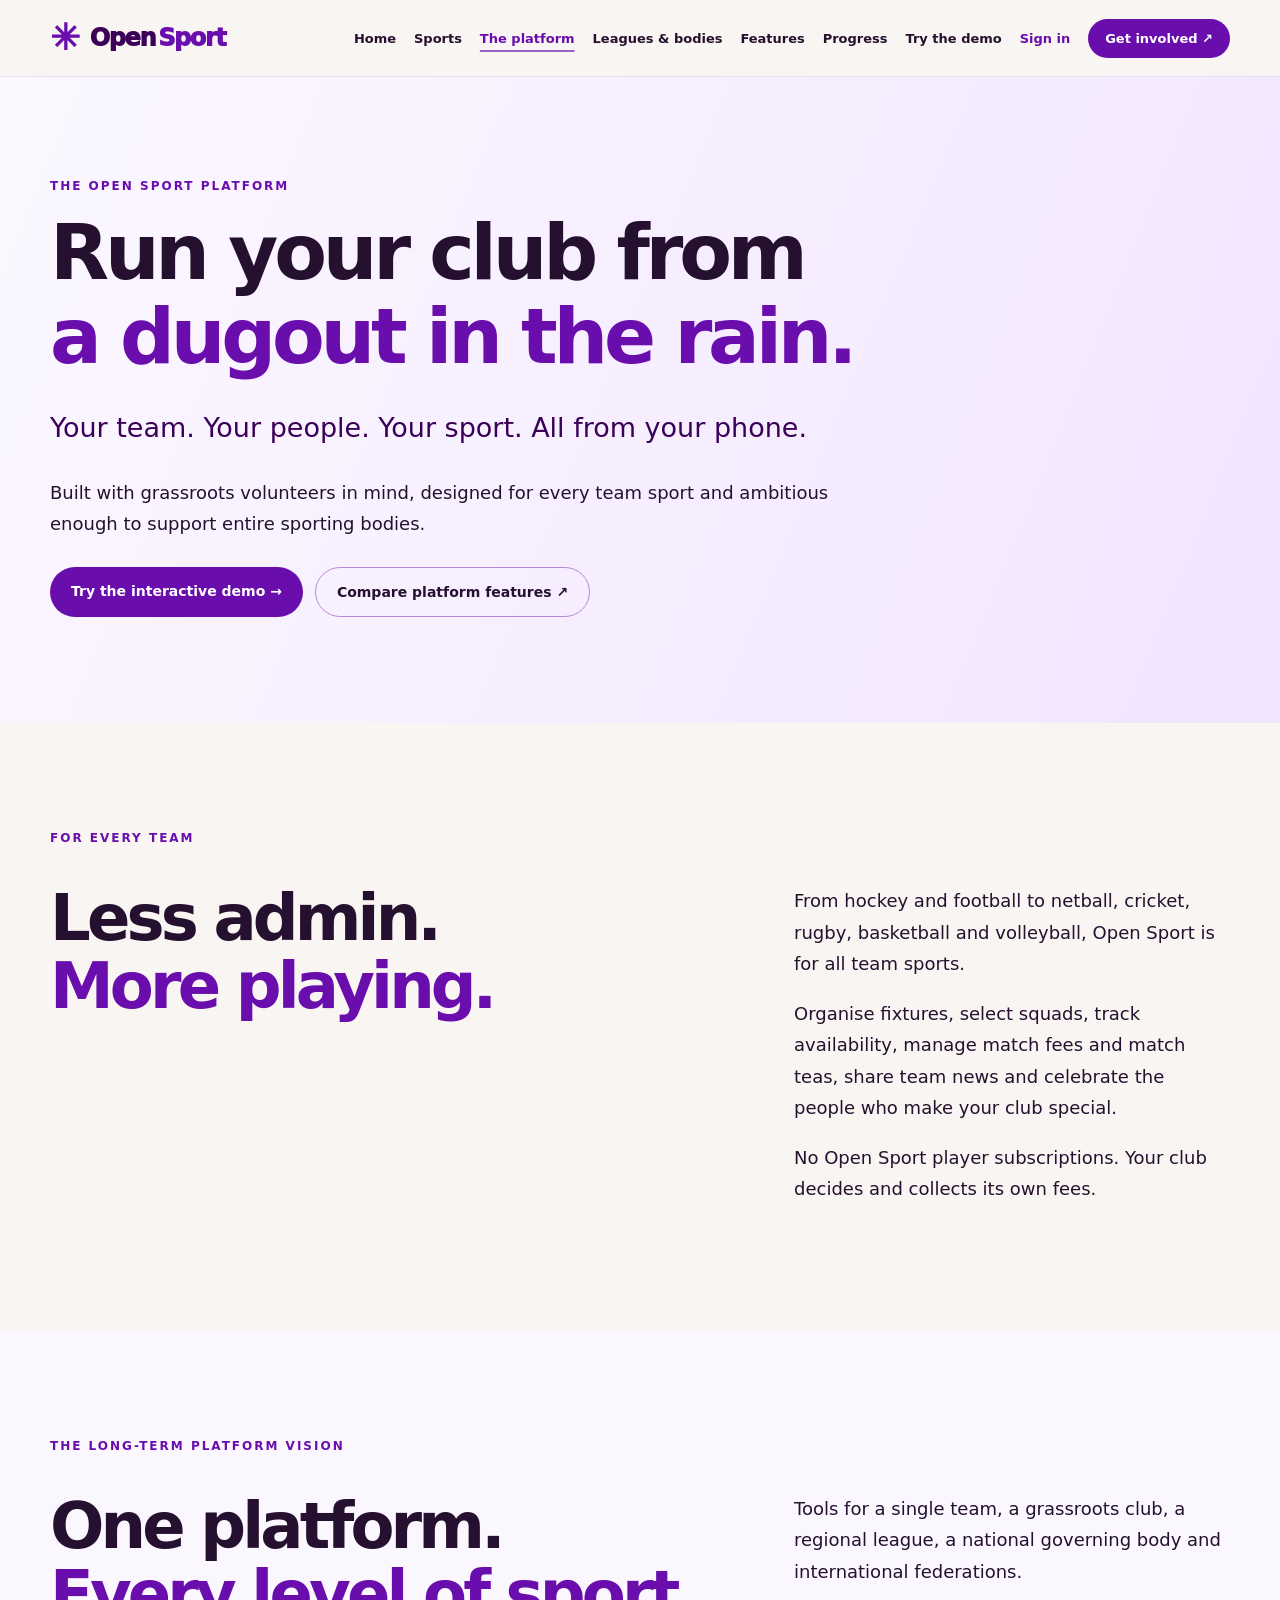
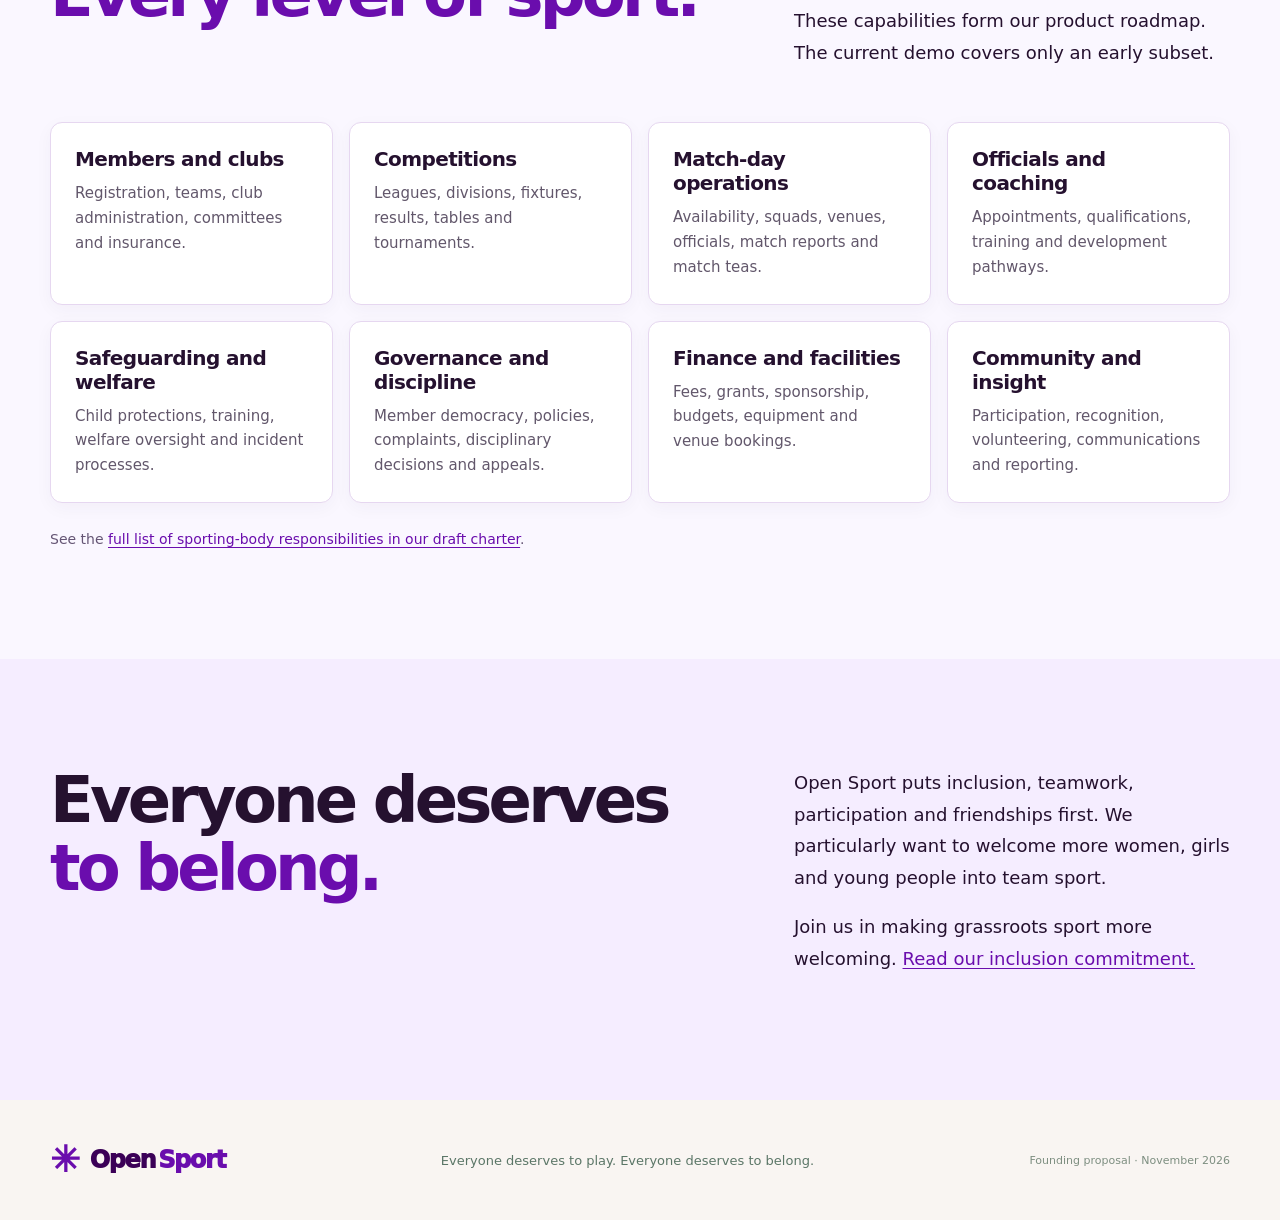
<file: platform.html>
<!doctype html><html lang="en-GB"><head><meta charset="utf-8"><meta name="viewport" content="width=device-width, initial-scale=1"><meta name="description" content="A mobile-first, open-source platform for clubs, leagues and sporting federations across every team sport."><meta name="theme-color" content="#6A0DAD"><title>The platform | Open Sport Foundation</title><link rel="stylesheet" href="styles.css"></head><body><a class="skip-link" href="#main">Skip to content</a><header class="site-header"><div class="shell nav"><a class="brand" href="index.html" aria-label="Open Sport home"><span class="brand-mark" aria-hidden="true">✳</span>Open<span>Sport</span></a><nav aria-label="Main navigation"><a href="index.html">Home</a><a href="sports.html">Sports</a><a href="platform.html" aria-current="page">The platform</a><a href="sporting-bodies.html">Leagues &amp; bodies</a><a href="features.html">Features</a><a href="progress.html">Progress</a><a href="demo.html">Try the demo</a><a href="login.html" class="nav-signin">Sign in</a><a class="nav-join" href="contact.html">Get involved ↗</a></nav></div></header><main id="main"><section class="charter-heading"><div class="shell"><p class="eyebrow">THE OPEN SPORT PLATFORM</p><h1>Run your club from<br><em>a dugout in the rain.</em></h1><p class="charter-lead">Your team. Your people. Your sport. All from your phone.</p><p>Built with grassroots volunteers in mind, designed for every team sport and ambitious enough to support entire sporting bodies.</p><div class="actions"><a class="button primary" href="demo.html">Try the interactive demo →</a><a class="button outline" href="features.html">Compare platform features ↗</a></div></div></section>
<section class="section"><div class="shell"><p class="kicker">FOR EVERY TEAM</p><div class="section-grid"><h2>Less admin.<br><span class="accent">More playing.</span></h2><div class="body-copy"><p>From hockey and football to netball, cricket, rugby, basketball and volleyball, Open Sport is for all team sports.</p><p>Organise fixtures, select squads, track availability, manage match fees and match teas, share team news and celebrate the people who make your club special.</p><p>No Open Sport player subscriptions. Your club decides and collects its own fees.</p></div></div></div></section>
<section class="section sporting-bodies"><div class="shell"><p class="kicker">THE LONG-TERM PLATFORM VISION</p><div class="section-grid"><h2>One platform.<br><span class="accent">Every level of sport.</span></h2><div class="body-copy"><p>Tools for a single team, a grassroots club, a regional league, a national governing body and international federations.</p><p>These capabilities form our product roadmap. The current demo covers only an early subset.</p></div></div><div class="capability-grid">
<article><h3>Members and clubs</h3><p>Registration, teams, club administration, committees and insurance.</p></article><article><h3>Competitions</h3><p>Leagues, divisions, fixtures, results, tables and tournaments.</p></article><article><h3>Match-day operations</h3><p>Availability, squads, venues, officials, match reports and match teas.</p></article><article><h3>Officials and coaching</h3><p>Appointments, qualifications, training and development pathways.</p></article><article><h3>Safeguarding and welfare</h3><p>Child protections, training, welfare oversight and incident processes.</p></article><article><h3>Governance and discipline</h3><p>Member democracy, policies, complaints, disciplinary decisions and appeals.</p></article><article><h3>Finance and facilities</h3><p>Fees, grants, sponsorship, budgets, equipment and venue bookings.</p></article><article><h3>Community and insight</h3><p>Participation, recognition, volunteering, communications and reporting.</p></article>
</div><p class="roadmap-note">See the <a class="inline-link" href="charter.html#sporting-bodies">full list of sporting-body responsibilities in our draft charter</a>.</p></div></section>
<section class="section inclusion-section"><div class="shell section-grid"><h2>Everyone deserves<br><span class="accent">to belong.</span></h2><div class="body-copy"><p>Open Sport puts inclusion, teamwork, participation and friendships first. We particularly want to welcome more women, girls and young people into team sport.</p><p>Join us in making grassroots sport more welcoming. <a class="inline-link" href="charter.html#inclusion">Read our inclusion commitment.</a></p></div></div></section></main><footer><div class="shell footer"><a class="brand" href="index.html"><span class="brand-mark" aria-hidden="true">✳</span>Open<span>Sport</span></a><p>Everyone deserves to play. Everyone deserves to belong.</p><small>Founding proposal · November 2026</small></div></footer></body></html>
</file>
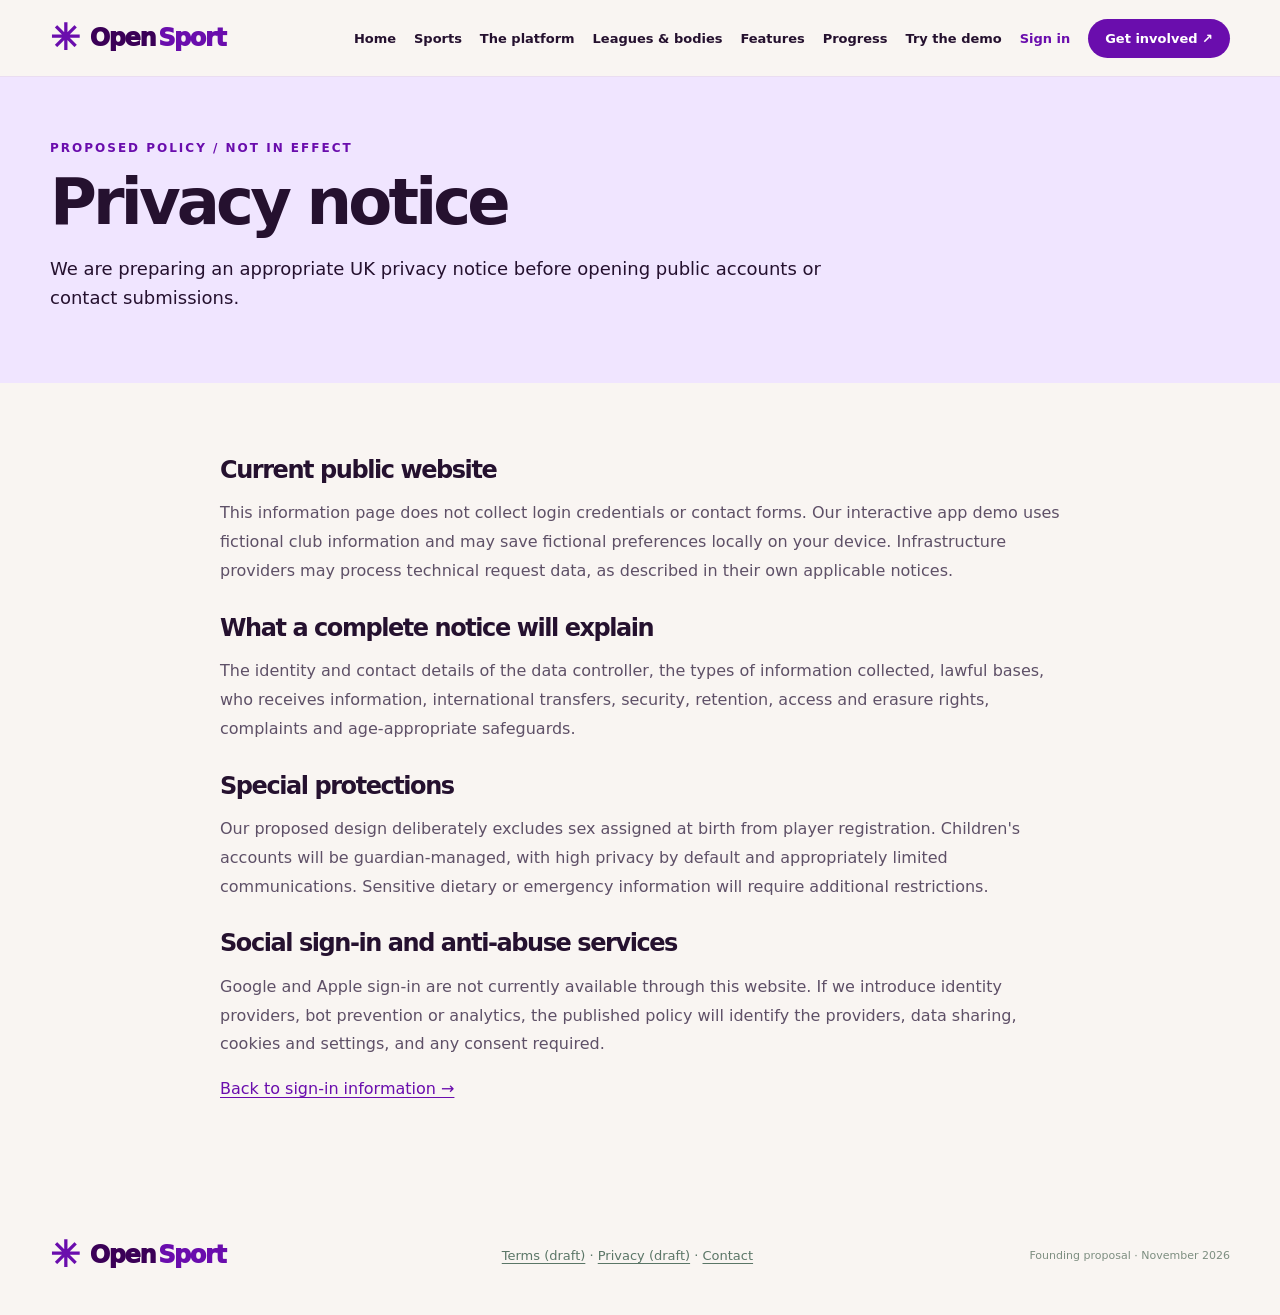
<file: privacy.html>
<!doctype html><html lang="en-GB"><head><meta charset="utf-8"><meta name="viewport" content="width=device-width,initial-scale=1"><meta name="theme-color" content="#6A0DAD"><link rel="stylesheet" href="styles.css"><title>Privacy notice in preparation | Open Sport Foundation</title></head><body><a class="skip-link" href="#main">Skip to content</a><header class="site-header"><div class="shell nav"><a class="brand" href="index.html" aria-label="Open Sport home"><span class="brand-mark" aria-hidden="true">✳</span>Open<span>Sport</span></a><nav aria-label="Main navigation"><a href="index.html">Home</a><a href="sports.html">Sports</a><a href="platform.html">The platform</a><a href="sporting-bodies.html">Leagues &amp; bodies</a><a href="features.html">Features</a><a href="progress.html">Progress</a><a href="demo.html">Try the demo</a><a href="login.html" class="nav-signin">Sign in</a><a class="nav-join" href="contact.html">Get involved ↗</a></nav></div></header><main id="main"><section class="mini-page-hero"><div class="shell"><p class="eyebrow">PROPOSED POLICY / NOT IN EFFECT</p><h1>Privacy notice</h1><p>We are preparing an appropriate UK privacy notice before opening public accounts or contact submissions.</p></div></section><section class="section policy-content"><div class="shell"><h2>Current public website</h2><p>This information page does not collect login credentials or contact forms. Our interactive app demo uses fictional club information and may save fictional preferences locally on your device. Infrastructure providers may process technical request data, as described in their own applicable notices.</p><h2>What a complete notice will explain</h2><p>The identity and contact details of the data controller, the types of information collected, lawful bases, who receives information, international transfers, security, retention, access and erasure rights, complaints and age-appropriate safeguards.</p><h2>Special protections</h2><p>Our proposed design deliberately excludes sex assigned at birth from player registration. Children's accounts will be guardian-managed, with high privacy by default and appropriately limited communications. Sensitive dietary or emergency information will require additional restrictions.</p><h2>Social sign-in and anti-abuse services</h2><p>Google and Apple sign-in are not currently available through this website. If we introduce identity providers, bot prevention or analytics, the published policy will identify the providers, data sharing, cookies and settings, and any consent required.</p><p><a class="inline-link" href="login.html">Back to sign-in information →</a></p></div></section></main><footer><div class="shell footer"><a class="brand" href="index.html"><span class="brand-mark" aria-hidden="true">✳</span>Open<span>Sport</span></a><p><a href="terms.html">Terms (draft)</a> · <a href="privacy.html">Privacy (draft)</a> · <a href="contact.html">Contact</a></p><small>Founding proposal · November 2026</small></div></footer></body></html>
</file>
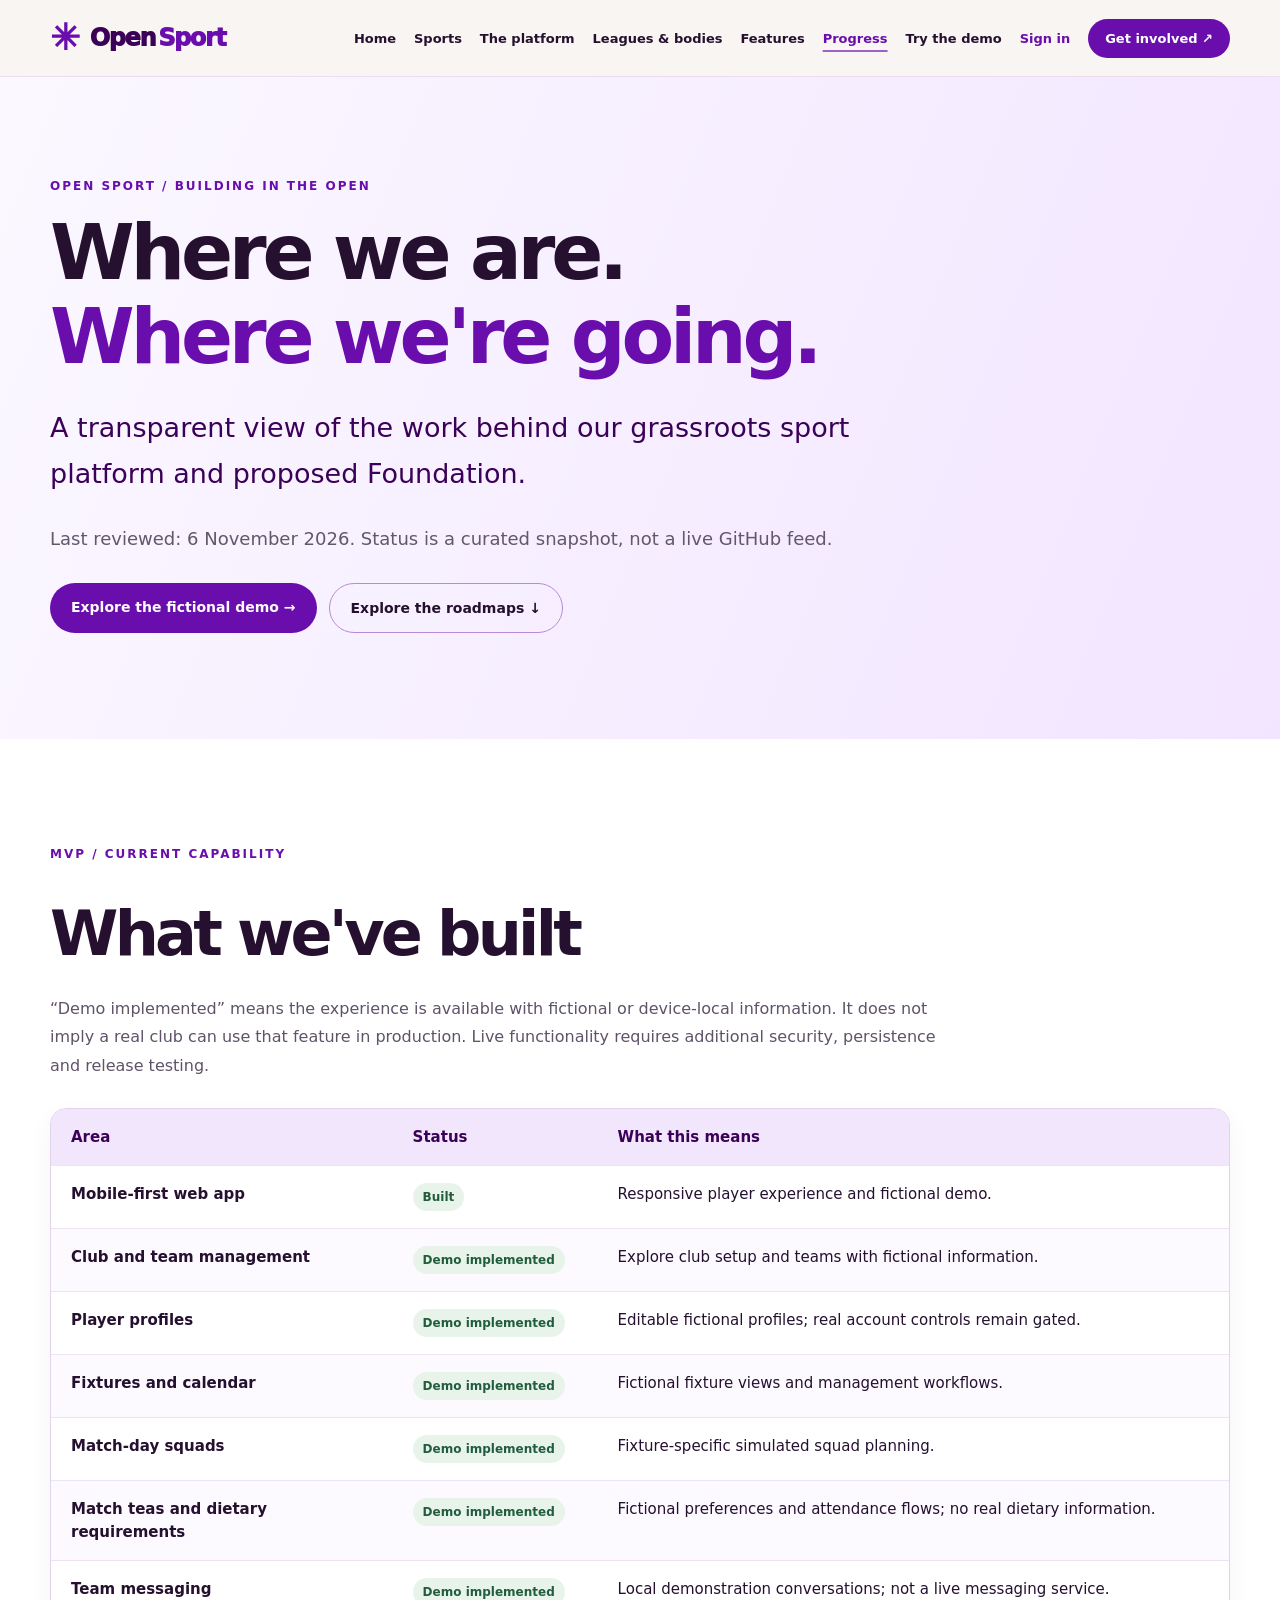
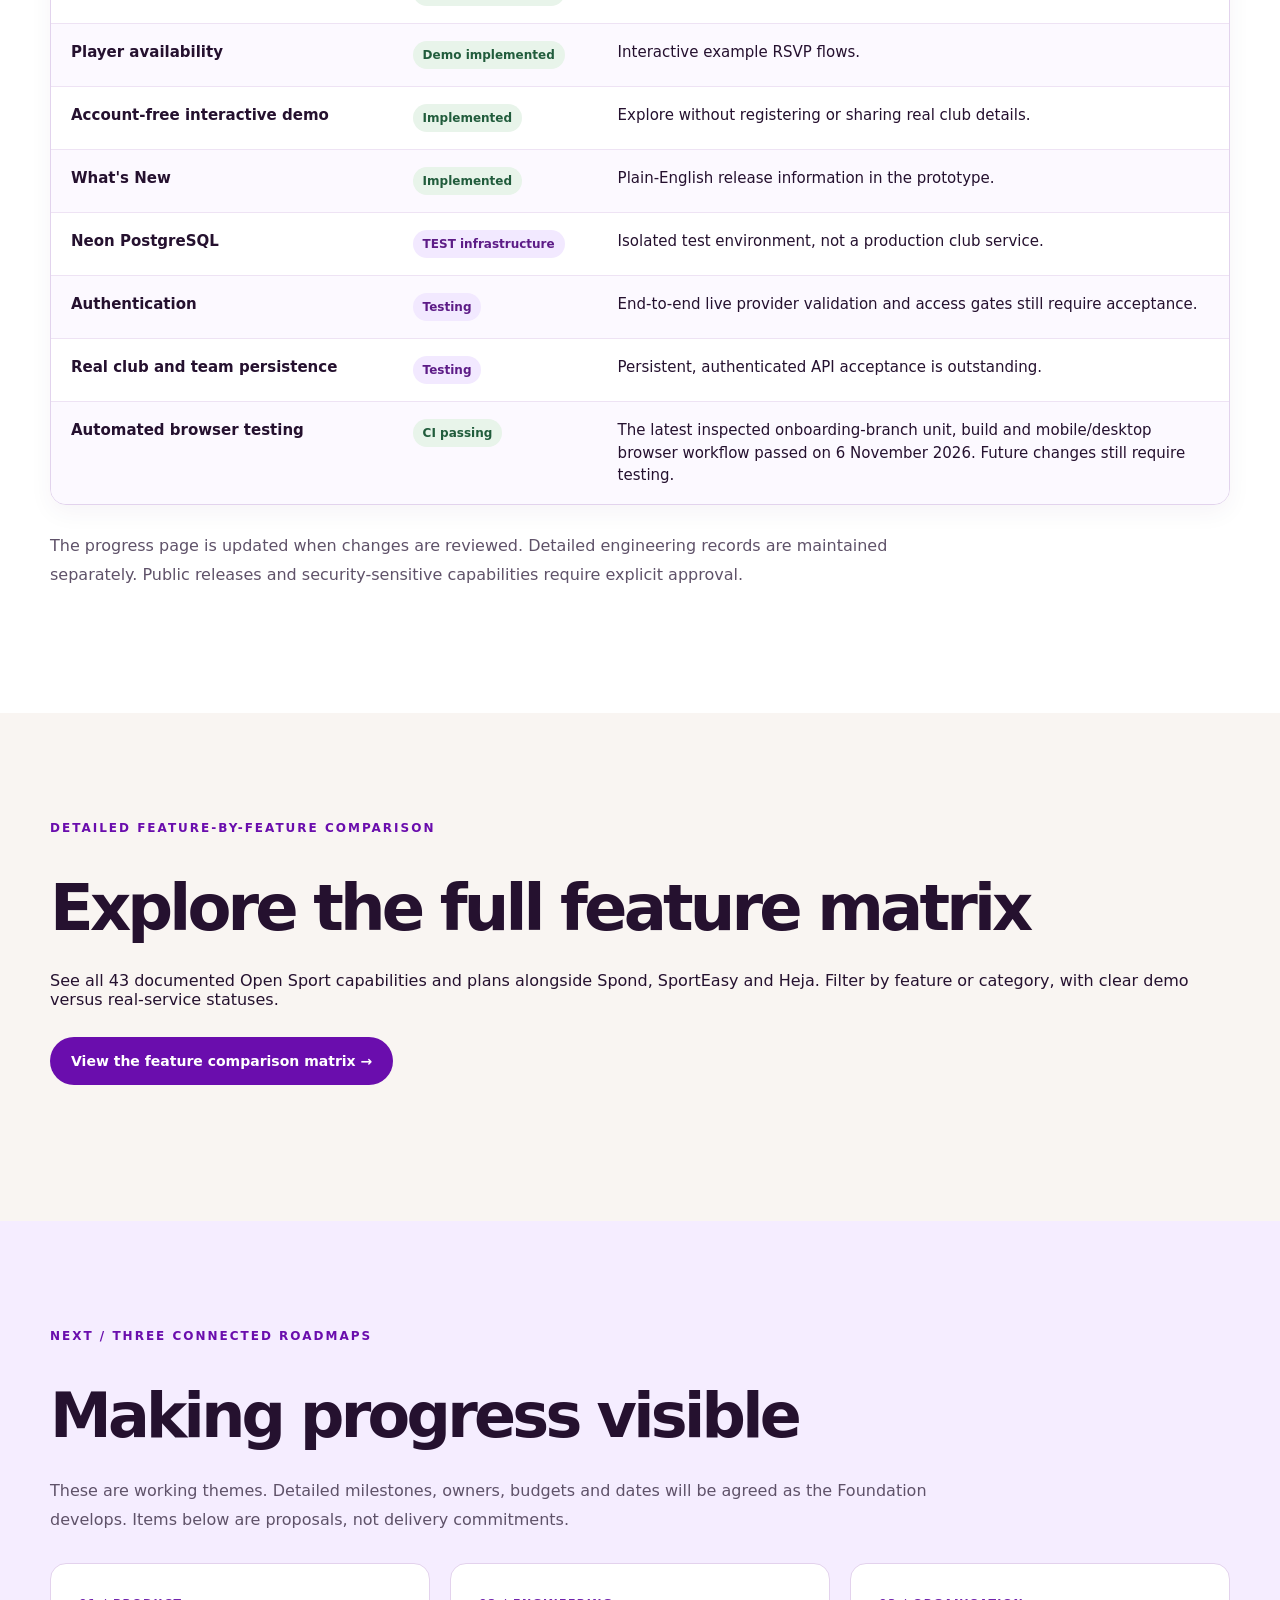
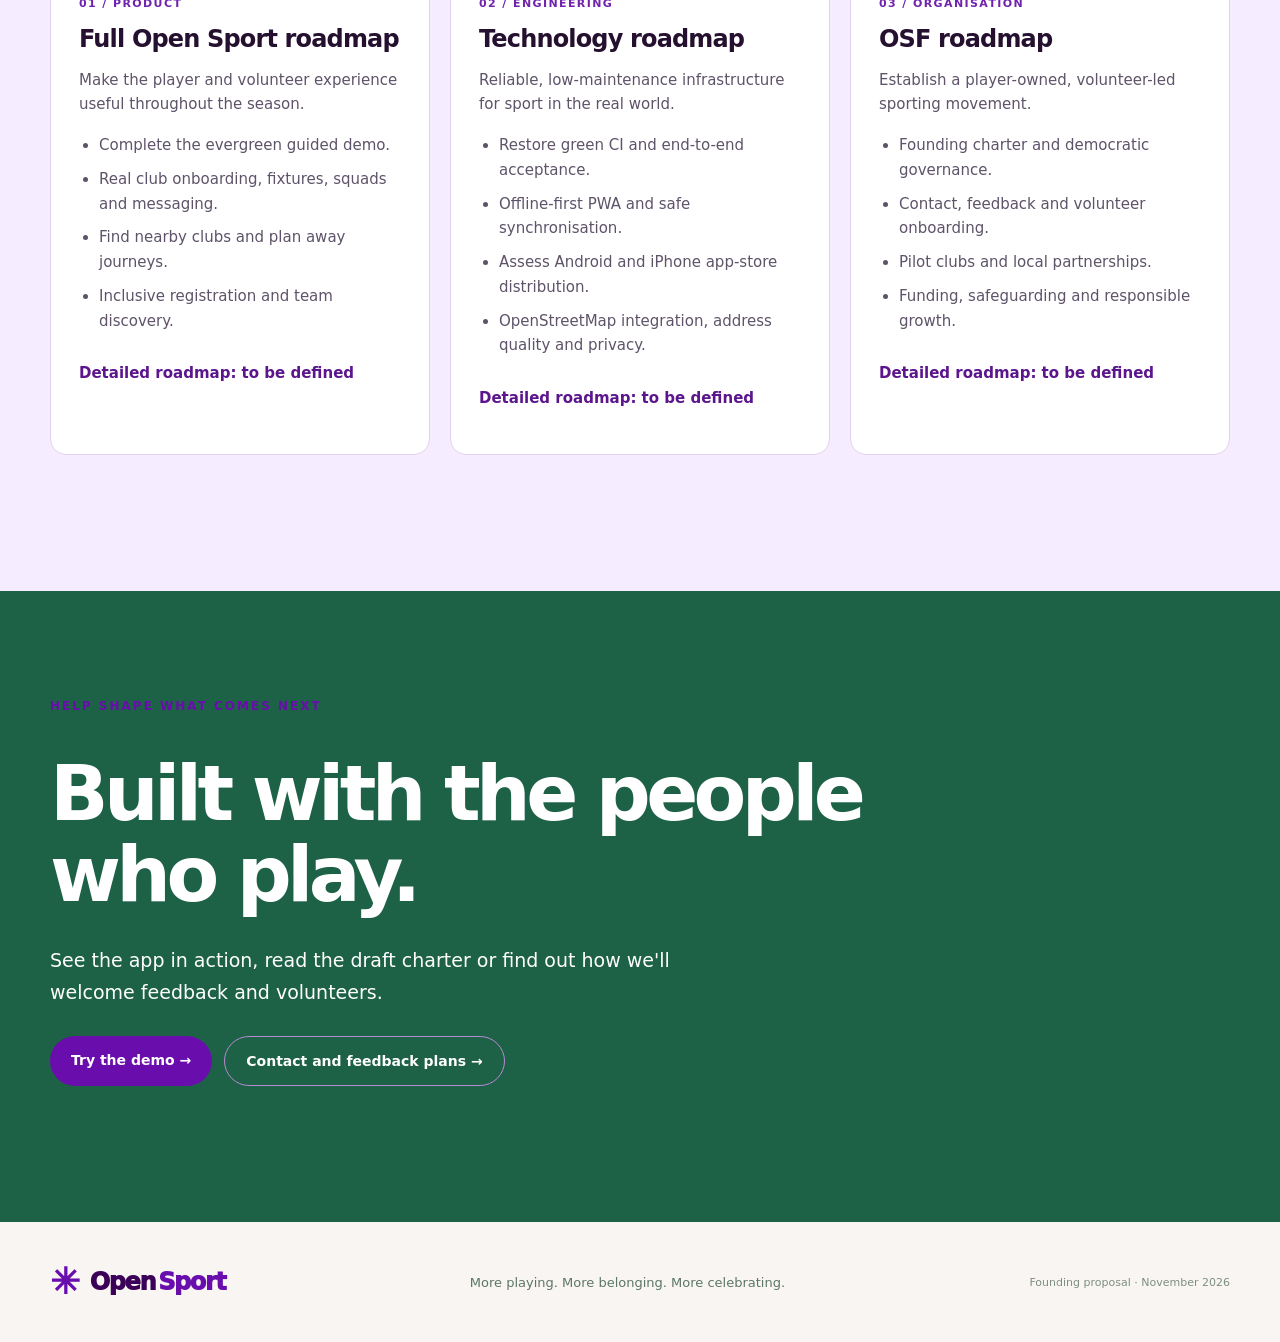
<file: progress.html>
<!doctype html>
<html lang="en-GB"><head><meta charset="utf-8"><meta name="viewport" content="width=device-width,initial-scale=1">
<meta name="description" content="See what Open Sport has built, what is being tested, and what comes next for the platform, technology and Foundation.">
<meta name="theme-color" content="#6A0DAD"><title>Progress | Open Sport Foundation</title><link rel="stylesheet" href="styles.css"></head>
<body><a class="skip-link" href="#main">Skip to content</a>
<header class="site-header"><div class="shell nav"><a class="brand" href="index.html" aria-label="Open Sport home"><span class="brand-mark" aria-hidden="true">✳</span>Open<span>Sport</span></a>
<nav aria-label="Main navigation"><a href="index.html">Home</a><a href="sports.html">Sports</a><a href="platform.html">The platform</a><a href="sporting-bodies.html">Leagues &amp; bodies</a><a href="features.html">Features</a><a href="progress.html" aria-current="page">Progress</a><a href="demo.html">Try the demo</a><a href="login.html" class="nav-signin">Sign in</a><a class="nav-join" href="contact.html">Get involved ↗</a></nav></div></header>
<main id="main"><section class="charter-heading"><div class="shell"><p class="eyebrow">OPEN SPORT / BUILDING IN THE OPEN</p>
<h1>Where we are.<br><em>Where we're going.</em></h1>
<p class="charter-lead">A transparent view of the work behind our grassroots sport platform and proposed Foundation.</p>
<p class="status-asof">Last reviewed: <time datetime="2026-11-06">6 November 2026</time>. Status is a curated snapshot, not a live GitHub feed.</p>
<div class="actions"><a class="button primary" href="demo.html">Explore the fictional demo →</a><a class="button outline" href="#roadmaps">Explore the roadmaps ↓</a></div></div></section>
<section class="section progress-board"><div class="shell"><p class="kicker">MVP / CURRENT CAPABILITY</p><h2>What we've built</h2>
<p class="progress-explainer">“Demo implemented” means the experience is available with fictional or device-local information. It does not imply a real club can use that feature in production. Live functionality requires additional security, persistence and release testing.</p>
<div class="progress-table-wrap" role="region" aria-label="Open Sport development status" tabindex="0"><table class="progress-table"><caption>Open Sport development status as of 6 November 2026</caption>
<thead><tr><th scope="col">Area</th><th scope="col">Status</th><th scope="col">What this means</th></tr></thead><tbody>
<tr><th scope="row">Mobile-first web app</th><td><span class="status-badge demo">Built</span></td><td>Responsive player experience and fictional demo.</td></tr>
<tr><th scope="row">Club and team management</th><td><span class="status-badge demo">Demo implemented</span></td><td>Explore club setup and teams with fictional information.</td></tr>
<tr><th scope="row">Player profiles</th><td><span class="status-badge demo">Demo implemented</span></td><td>Editable fictional profiles; real account controls remain gated.</td></tr>
<tr><th scope="row">Fixtures and calendar</th><td><span class="status-badge demo">Demo implemented</span></td><td>Fictional fixture views and management workflows.</td></tr>
<tr><th scope="row">Match-day squads</th><td><span class="status-badge demo">Demo implemented</span></td><td>Fixture-specific simulated squad planning.</td></tr>
<tr><th scope="row">Match teas and dietary requirements</th><td><span class="status-badge demo">Demo implemented</span></td><td>Fictional preferences and attendance flows; no real dietary information.</td></tr>
<tr><th scope="row">Team messaging</th><td><span class="status-badge demo">Demo implemented</span></td><td>Local demonstration conversations; not a live messaging service.</td></tr>
<tr><th scope="row">Player availability</th><td><span class="status-badge demo">Demo implemented</span></td><td>Interactive example RSVP flows.</td></tr>
<tr><th scope="row">Account-free interactive demo</th><td><span class="status-badge demo">Implemented</span></td><td>Explore without registering or sharing real club details.</td></tr>
<tr><th scope="row">What's New</th><td><span class="status-badge demo">Implemented</span></td><td>Plain-English release information in the prototype.</td></tr>
<tr><th scope="row">Neon PostgreSQL</th><td><span class="status-badge testing">TEST infrastructure</span></td><td>Isolated test environment, not a production club service.</td></tr>
<tr><th scope="row">Authentication</th><td><span class="status-badge testing">Testing</span></td><td>End-to-end live provider validation and access gates still require acceptance.</td></tr>
<tr><th scope="row">Real club and team persistence</th><td><span class="status-badge testing">Testing</span></td><td>Persistent, authenticated API acceptance is outstanding.</td></tr>
<tr><th scope="row">Automated browser testing</th><td><span class="status-badge demo">CI passing</span></td><td>The latest inspected onboarding-branch unit, build and mobile/desktop browser workflow passed on 6 November 2026. Future changes still require testing.</td></tr>
</tbody></table></div>
<p class="progress-explainer">The progress page is updated when changes are reviewed. Detailed engineering records are maintained separately. Public releases and security-sensitive capabilities require explicit approval.</p>
</div></section>
<section class="section"><div class="shell"><p class="kicker">DETAILED FEATURE-BY-FEATURE COMPARISON</p><h2>Explore the full feature matrix</h2><p>See all 43 documented Open Sport capabilities and plans alongside Spond, SportEasy and Heja. Filter by feature or category, with clear demo versus real-service statuses.</p><div class="actions"><a class="button primary" href="features.html">View the feature comparison matrix →</a></div></div></section><section class="section roadmap-section" id="roadmaps"><div class="shell"><p class="kicker">NEXT / THREE CONNECTED ROADMAPS</p><h2>Making progress visible</h2>
<p class="progress-explainer">These are working themes. Detailed milestones, owners, budgets and dates will be agreed as the Foundation develops. Items below are proposals, not delivery commitments.</p>
<div class="roadmap-columns">
<article><span class="roadmap-tag">01 / PRODUCT</span><h3>Full Open Sport roadmap</h3><p>Make the player and volunteer experience useful throughout the season.</p><ul><li>Complete the evergreen guided demo.</li><li>Real club onboarding, fixtures, squads and messaging.</li><li>Find nearby clubs and plan away journeys.</li><li>Inclusive registration and team discovery.</li></ul><p class="roadmap-state">Detailed roadmap: to be defined</p></article>
<article><span class="roadmap-tag">02 / ENGINEERING</span><h3>Technology roadmap</h3><p>Reliable, low-maintenance infrastructure for sport in the real world.</p><ul><li>Restore green CI and end-to-end acceptance.</li><li>Offline-first PWA and safe synchronisation.</li><li>Assess Android and iPhone app-store distribution.</li><li>OpenStreetMap integration, address quality and privacy.</li></ul><p class="roadmap-state">Detailed roadmap: to be defined</p></article>
<article><span class="roadmap-tag">03 / ORGANISATION</span><h3>OSF roadmap</h3><p>Establish a player-owned, volunteer-led sporting movement.</p><ul><li>Founding charter and democratic governance.</li><li>Contact, feedback and volunteer onboarding.</li><li>Pilot clubs and local partnerships.</li><li>Funding, safeguarding and responsible growth.</li></ul><p class="roadmap-state">Detailed roadmap: to be defined</p></article>
</div></div></section>
<section class="section join"><div class="shell"><p class="kicker pale">HELP SHAPE WHAT COMES NEXT</p><h2>Built with the people<br>who play.</h2><p>See the app in action, read the draft charter or find out how we'll welcome feedback and volunteers.</p>
<div class="actions"><a class="button primary" href="demo.html">Try the demo →</a><a class="button outline" href="contact.html">Contact and feedback plans →</a></div></div></section></main>
<footer><div class="shell footer"><a class="brand" href="index.html"><span class="brand-mark" aria-hidden="true">✳</span>Open<span>Sport</span></a><p>More playing. More belonging. More celebrating.</p><small>Founding proposal · November 2026</small></div></footer></body></html>
</file>
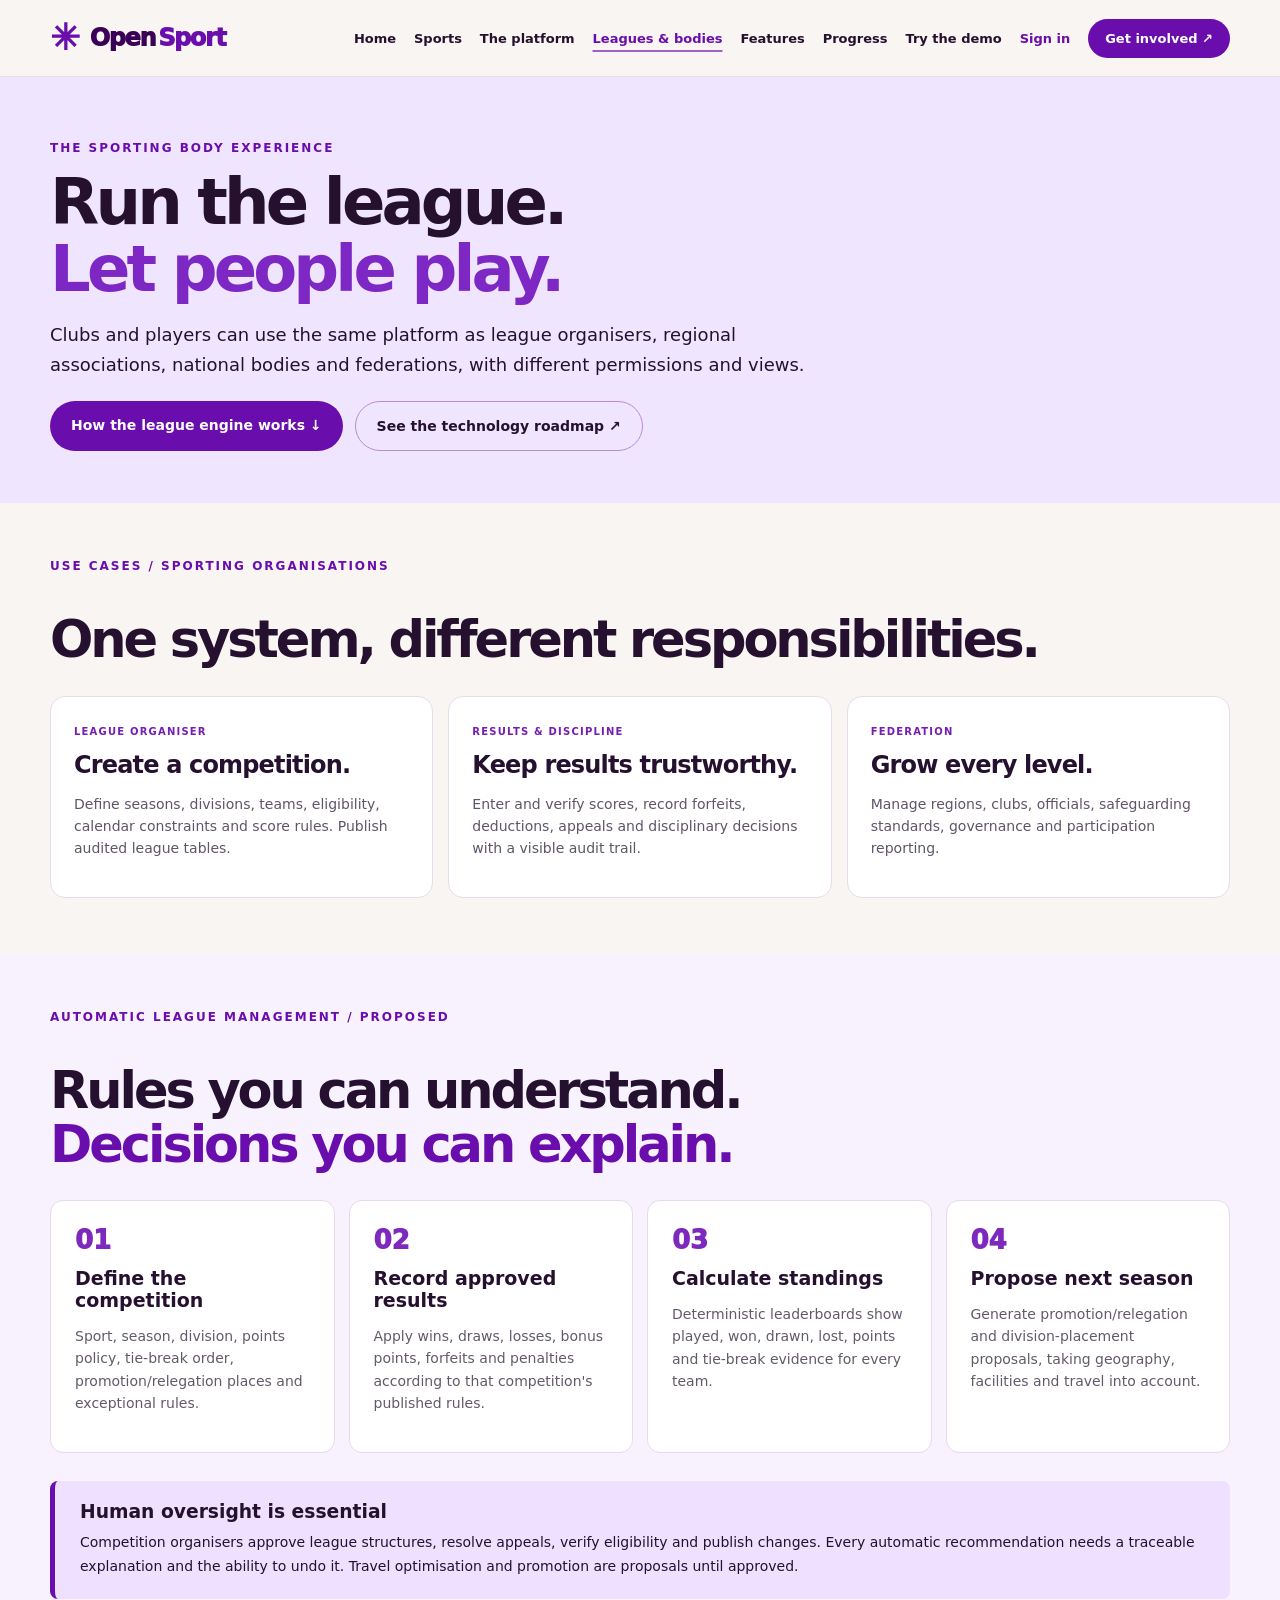
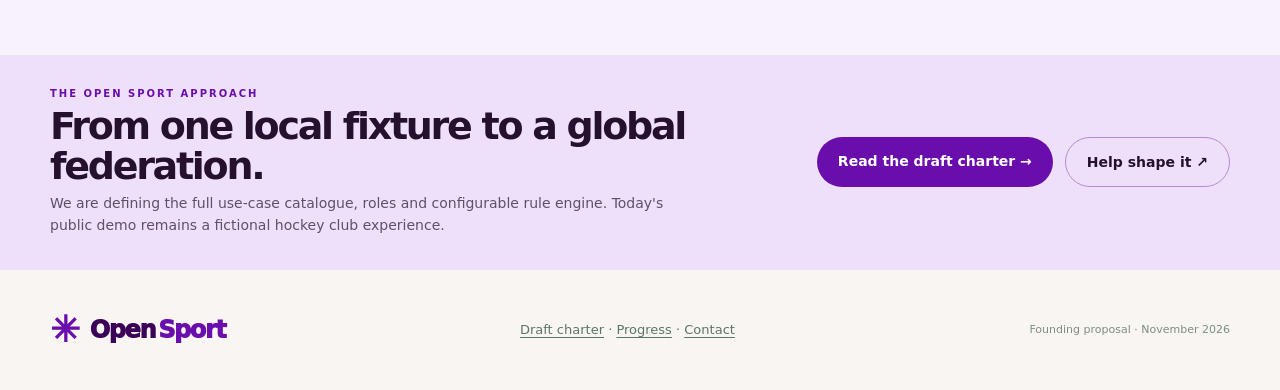
<file: sporting-bodies.html>
<!doctype html><html lang="en-GB"><head><meta charset="utf-8"><meta name="viewport" content="width=device-width,initial-scale=1"><meta name="theme-color" content="#6A0DAD"><meta name="description" content="Explore Open Sport's proposed software for leagues, competitions, officials and sporting federations."><title>Leagues and sporting bodies | Open Sport</title><link rel="stylesheet" href="styles.css"></head><body><a class="skip-link" href="#main">Skip to content</a><header class="site-header"><div class="shell nav"><a class="brand" href="index.html" aria-label="Open Sport home"><span class="brand-mark" aria-hidden="true">✳</span>Open<span>Sport</span></a><nav aria-label="Main navigation"><a href="index.html">Home</a><a href="sports.html">Sports</a><a href="platform.html">The platform</a><a href="sporting-bodies.html" aria-current="page">Leagues &amp; bodies</a><a href="features.html">Features</a><a href="progress.html">Progress</a><a href="demo.html">Try the demo</a><a href="login.html" class="nav-signin">Sign in</a><a class="nav-join" href="contact.html" class="nav-join">Get involved ↗</a></nav></div></header>
<main id="main"><section class="mini-page-hero"><div class="shell"><p class="eyebrow">THE SPORTING BODY EXPERIENCE</p><h1>Run the league.<br><em>Let people play.</em></h1><p>Clubs and players can use the same platform as league organisers, regional associations, national bodies and federations, with different permissions and views.</p><div class="actions"><a class="button primary" href="#league-engine">How the league engine works ↓</a><a class="button outline" href="progress.html">See the technology roadmap ↗</a></div></div></section>
<section class="section league-use-cases"><div class="shell"><p class="kicker">USE CASES / SPORTING ORGANISATIONS</p><h2>One system, different responsibilities.</h2><div class="audience-cards">
<article><span class="audience-index">LEAGUE ORGANISER</span><h3>Create a competition.</h3><p>Define seasons, divisions, teams, eligibility, calendar constraints and score rules. Publish audited league tables.</p></article>
<article><span class="audience-index">RESULTS &amp; DISCIPLINE</span><h3>Keep results trustworthy.</h3><p>Enter and verify scores, record forfeits, deductions, appeals and disciplinary decisions with a visible audit trail.</p></article>
<article><span class="audience-index">FEDERATION</span><h3>Grow every level.</h3><p>Manage regions, clubs, officials, safeguarding standards, governance and participation reporting.</p></article>
</div></div></section>
<section class="section compact-league" id="league-engine"><div class="shell"><p class="kicker">AUTOMATIC LEAGUE MANAGEMENT / PROPOSED</p><h2>Rules you can understand.<br><span class="accent">Decisions you can explain.</span></h2>
<div class="league-steps"><article><span>01</span><h3>Define the competition</h3><p>Sport, season, division, points policy, tie-break order, promotion/relegation places and exceptional rules.</p></article><article><span>02</span><h3>Record approved results</h3><p>Apply wins, draws, losses, bonus points, forfeits and penalties according to that competition's published rules.</p></article><article><span>03</span><h3>Calculate standings</h3><p>Deterministic leaderboards show played, won, drawn, lost, points and tie-break evidence for every team.</p></article><article><span>04</span><h3>Propose next season</h3><p>Generate promotion/relegation and division-placement proposals, taking geography, facilities and travel into account.</p></article></div>
<div class="league-note"><h3>Human oversight is essential</h3><p>Competition organisers approve league structures, resolve appeals, verify eligibility and publish changes. Every automatic recommendation needs a traceable explanation and the ability to undo it. Travel optimisation and promotion are proposals until approved.</p></div></div></section>
<section class="compact-bottom"><div class="shell compact-bottom-inner"><div><p class="kicker">THE OPEN SPORT APPROACH</p><h2>From one local fixture to a global federation.</h2><p>We are defining the full use-case catalogue, roles and configurable rule engine. Today's public demo remains a fictional hockey club experience.</p></div><div class="actions"><a class="button primary" href="charter.html">Read the draft charter →</a><a class="button outline" href="contact.html">Help shape it ↗</a></div></div></section></main><footer><div class="shell footer"><a class="brand" href="index.html"><span class="brand-mark" aria-hidden="true">✳</span>Open<span>Sport</span></a><p><a href="charter.html">Draft charter</a> · <a href="progress.html">Progress</a> · <a href="contact.html">Contact</a></p><small>Founding proposal · November 2026</small></div></footer></body></html>
</file>
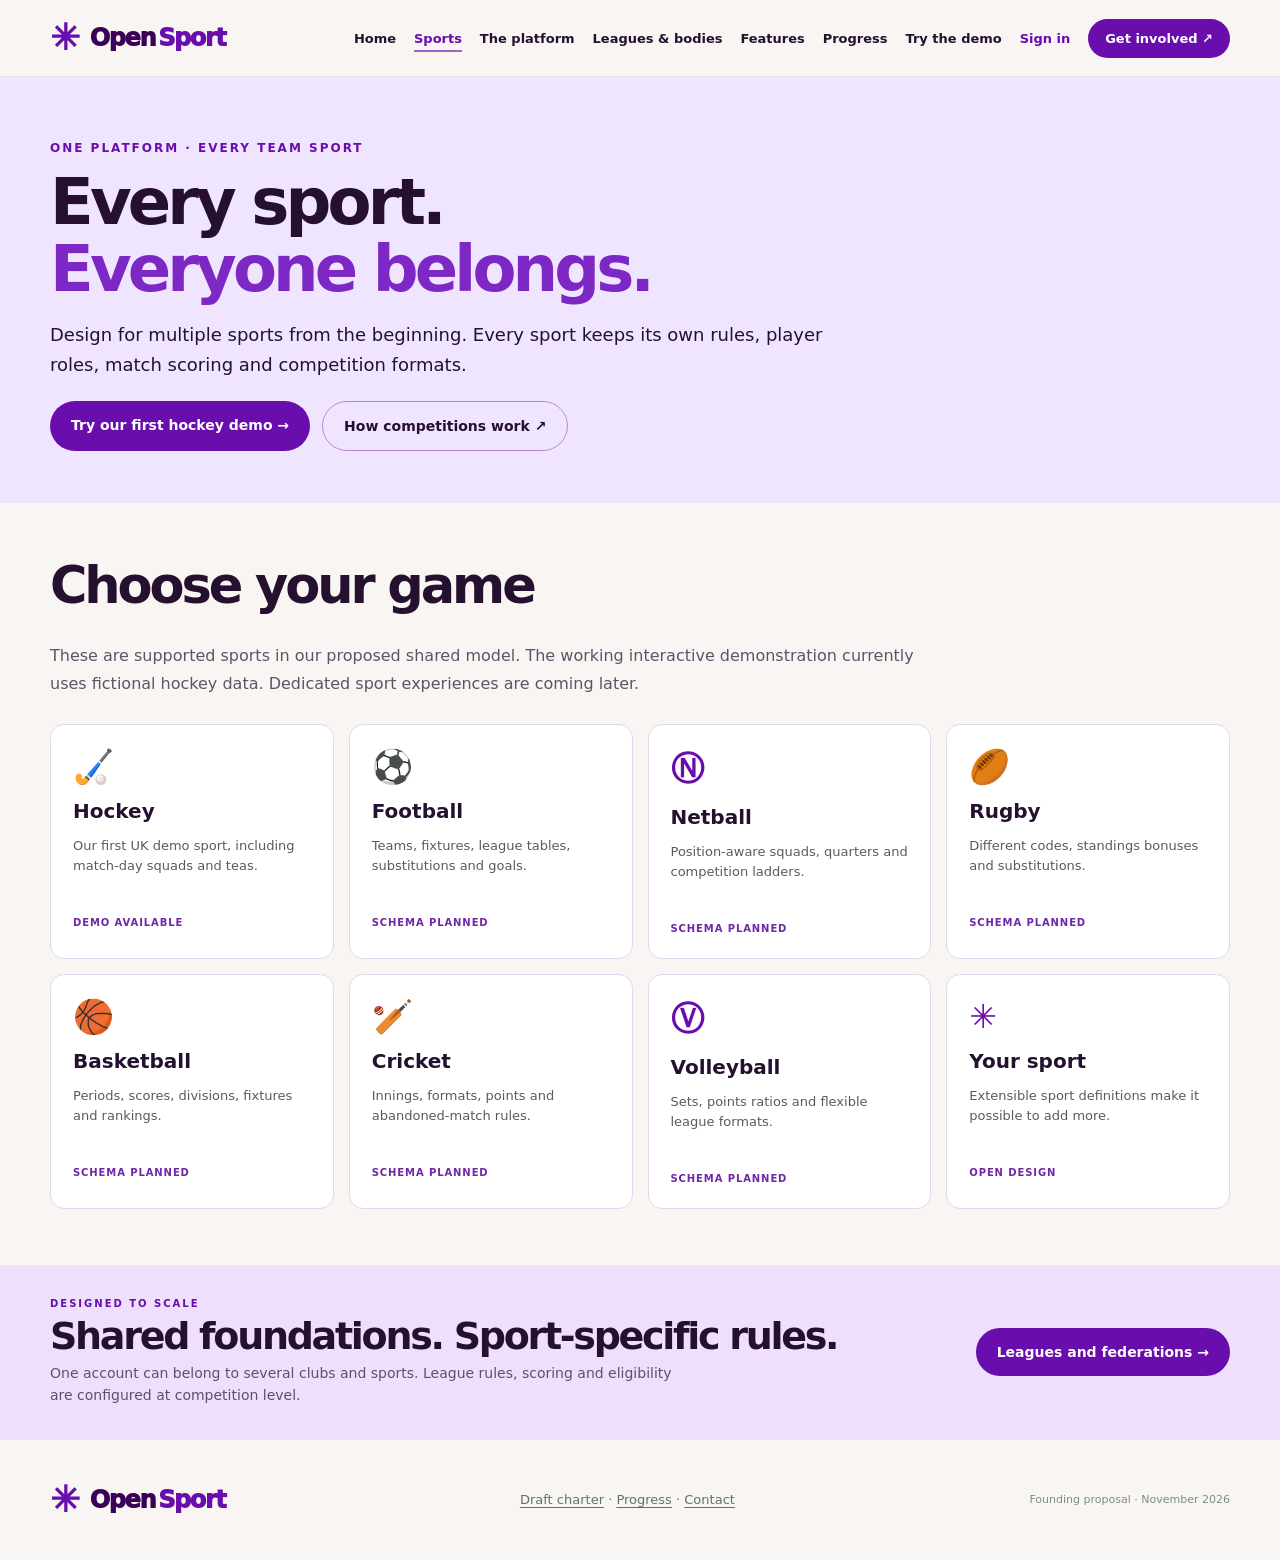
<file: sports.html>
<!doctype html><html lang="en-GB"><head><meta charset="utf-8"><meta name="viewport" content="width=device-width,initial-scale=1"><meta name="theme-color" content="#6A0DAD"><meta name="description" content="Open Sport supports the needs of every team sport from the beginning, with sport-specific competition rules."><title>Every team sport | Open Sport</title><link rel="stylesheet" href="styles.css"></head><body><a class="skip-link" href="#main">Skip to content</a><header class="site-header"><div class="shell nav"><a class="brand" href="index.html" aria-label="Open Sport home"><span class="brand-mark" aria-hidden="true">✳</span>Open<span>Sport</span></a><nav aria-label="Main navigation"><a href="index.html">Home</a><a href="sports.html" aria-current="page">Sports</a><a href="platform.html">The platform</a><a href="sporting-bodies.html">Leagues &amp; bodies</a><a href="features.html">Features</a><a href="progress.html">Progress</a><a href="demo.html">Try the demo</a><a href="login.html" class="nav-signin">Sign in</a><a class="nav-join" href="contact.html" class="nav-join">Get involved ↗</a></nav></div></header>
<main id="main"><section class="mini-page-hero"><div class="shell"><p class="eyebrow">ONE PLATFORM · EVERY TEAM SPORT</p><h1>Every sport.<br><em>Everyone belongs.</em></h1><p>Design for multiple sports from the beginning. Every sport keeps its own rules, player roles, match scoring and competition formats.</p><div class="actions"><a class="button primary" href="demo.html">Try our first hockey demo →</a><a class="button outline" href="sporting-bodies.html">How competitions work ↗</a></div></div></section>
<section class="section compact-catalogue"><div class="shell"><h2>Choose your game</h2><p class="progress-explainer">These are supported sports in our proposed shared model. The working interactive demonstration currently uses fictional hockey data. Dedicated sport experiences are coming later.</p><div class="sport-catalogue">
<article id="hockey"><span aria-hidden="true">🏑</span><h3>Hockey</h3><p>Our first UK demo sport, including match-day squads and teas.</p><small>DEMO AVAILABLE</small></article>
<article id="football"><span aria-hidden="true">⚽</span><h3>Football</h3><p>Teams, fixtures, league tables, substitutions and goals.</p><small>SCHEMA PLANNED</small></article>
<article id="netball"><span aria-hidden="true">Ⓝ</span><h3>Netball</h3><p>Position-aware squads, quarters and competition ladders.</p><small>SCHEMA PLANNED</small></article>
<article id="rugby"><span aria-hidden="true">🏉</span><h3>Rugby</h3><p>Different codes, standings bonuses and substitutions.</p><small>SCHEMA PLANNED</small></article>
<article id="basketball"><span aria-hidden="true">🏀</span><h3>Basketball</h3><p>Periods, scores, divisions, fixtures and rankings.</p><small>SCHEMA PLANNED</small></article>
<article id="cricket"><span aria-hidden="true">🏏</span><h3>Cricket</h3><p>Innings, formats, points and abandoned-match rules.</p><small>SCHEMA PLANNED</small></article>
<article id="volleyball"><span aria-hidden="true">Ⓥ</span><h3>Volleyball</h3><p>Sets, points ratios and flexible league formats.</p><small>SCHEMA PLANNED</small></article>
<article id="more"><span aria-hidden="true">✳</span><h3>Your sport</h3><p>Extensible sport definitions make it possible to add more.</p><small>OPEN DESIGN</small></article></div></div></section>
<section class="compact-bottom"><div class="shell compact-bottom-inner"><div><p class="kicker">DESIGNED TO SCALE</p><h2>Shared foundations. Sport-specific rules.</h2><p>One account can belong to several clubs and sports. League rules, scoring and eligibility are configured at competition level.</p></div><div class="actions"><a class="button primary" href="sporting-bodies.html">Leagues and federations →</a></div></div></section></main><footer><div class="shell footer"><a class="brand" href="index.html"><span class="brand-mark" aria-hidden="true">✳</span>Open<span>Sport</span></a><p><a href="charter.html">Draft charter</a> · <a href="progress.html">Progress</a> · <a href="contact.html">Contact</a></p><small>Founding proposal · November 2026</small></div></footer></body></html>
</file>
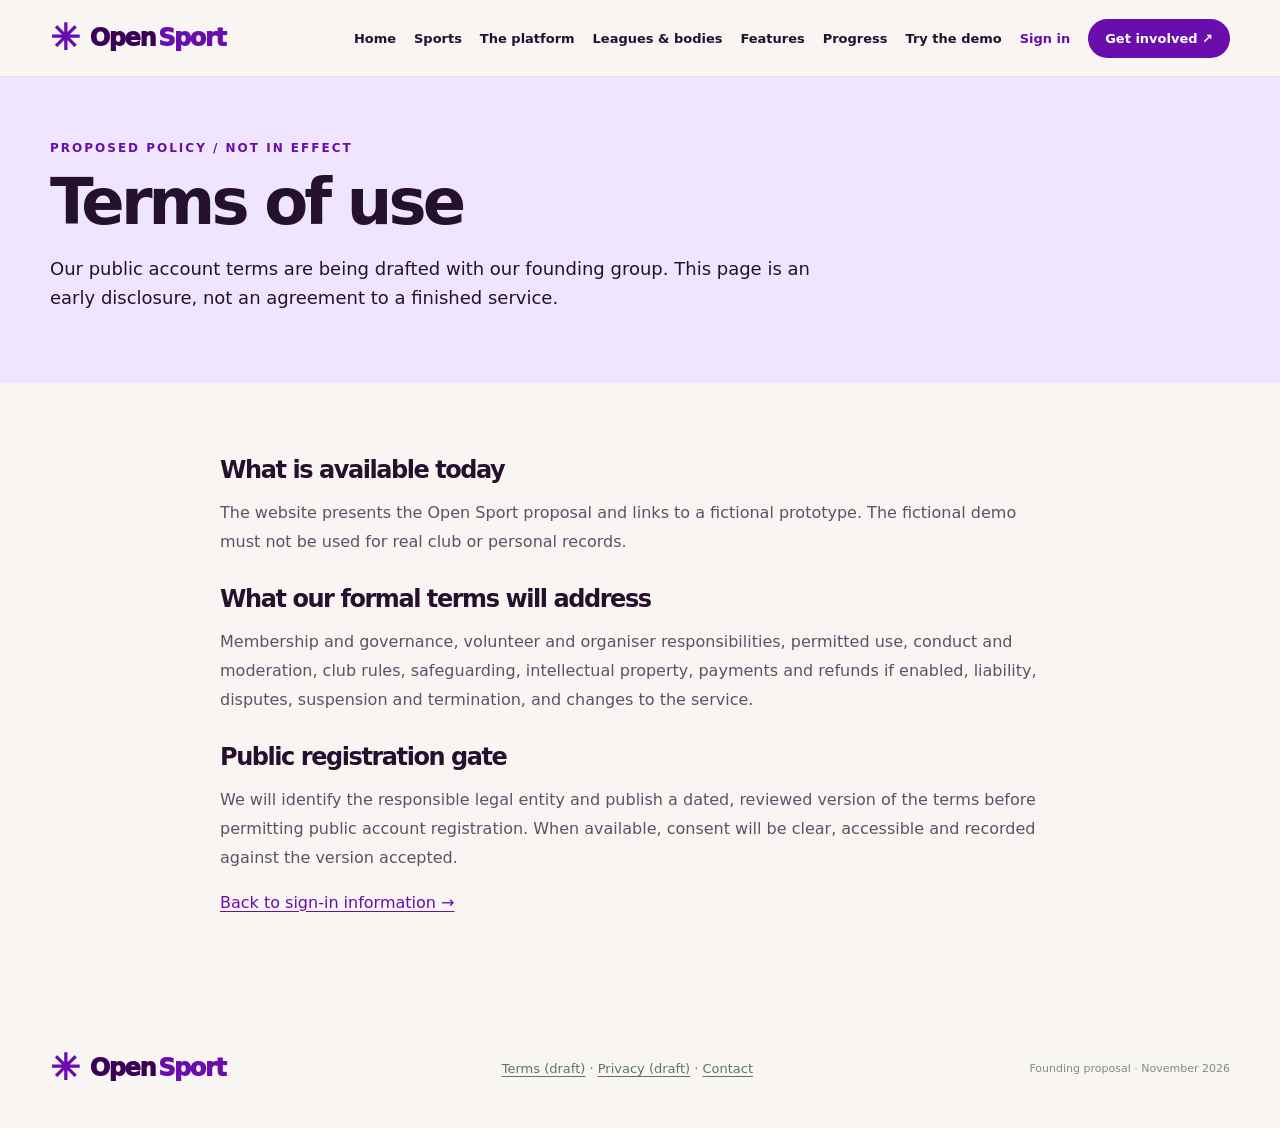
<file: terms.html>
<!doctype html><html lang="en-GB"><head><meta charset="utf-8"><meta name="viewport" content="width=device-width,initial-scale=1"><meta name="theme-color" content="#6A0DAD"><link rel="stylesheet" href="styles.css"><title>Proposed terms | Open Sport Foundation</title></head><body><a class="skip-link" href="#main">Skip to content</a><header class="site-header"><div class="shell nav"><a class="brand" href="index.html" aria-label="Open Sport home"><span class="brand-mark" aria-hidden="true">✳</span>Open<span>Sport</span></a><nav aria-label="Main navigation"><a href="index.html">Home</a><a href="sports.html">Sports</a><a href="platform.html">The platform</a><a href="sporting-bodies.html">Leagues &amp; bodies</a><a href="features.html">Features</a><a href="progress.html">Progress</a><a href="demo.html">Try the demo</a><a href="login.html" class="nav-signin">Sign in</a><a class="nav-join" href="contact.html">Get involved ↗</a></nav></div></header><main id="main"><section class="mini-page-hero"><div class="shell"><p class="eyebrow">PROPOSED POLICY / NOT IN EFFECT</p><h1>Terms of use</h1><p>Our public account terms are being drafted with our founding group. This page is an early disclosure, not an agreement to a finished service.</p></div></section><section class="section policy-content"><div class="shell"><h2>What is available today</h2><p>The website presents the Open Sport proposal and links to a fictional prototype. The fictional demo must not be used for real club or personal records.</p><h2>What our formal terms will address</h2><p>Membership and governance, volunteer and organiser responsibilities, permitted use, conduct and moderation, club rules, safeguarding, intellectual property, payments and refunds if enabled, liability, disputes, suspension and termination, and changes to the service.</p><h2>Public registration gate</h2><p>We will identify the responsible legal entity and publish a dated, reviewed version of the terms before permitting public account registration. When available, consent will be clear, accessible and recorded against the version accepted.</p><p><a class="inline-link" href="login.html">Back to sign-in information →</a></p></div></section></main><footer><div class="shell footer"><a class="brand" href="index.html"><span class="brand-mark" aria-hidden="true">✳</span>Open<span>Sport</span></a><p><a href="terms.html">Terms (draft)</a> · <a href="privacy.html">Privacy (draft)</a> · <a href="contact.html">Contact</a></p><small>Founding proposal · November 2026</small></div></footer></body></html>
</file>
<file: styles.css>
:root{--ink:#351148;--dark:#351148;--green:#6A0DAD;--lime:#E7D9FF;--cream:#F9F5F2;--white:#fff;--muted:#587268;--line:#d5ded3}*{box-sizing:border-box}html{scroll-behavior:smooth}body{margin:0;background:var(--cream);color:var(--ink);font-family:Inter,ui-sans-serif,system-ui,-apple-system,"Segoe UI",Arial,sans-serif}a{color:inherit;text-decoration:none}a:focus-visible{outline:3px solid #e69c27;outline-offset:4px}.shell{width:min(1180px,calc(100% - 48px));margin:auto}.skip-link{position:absolute;left:14px;top:-80px;padding:10px;background:white;z-index:20}.skip-link:focus{top:12px}.site-header{background:var(--cream);position:relative;z-index:5;border-bottom:1px solid #dde3d8}.nav{min-height:86px;display:flex;align-items:center;justify-content:space-between;gap:20px}.brand{display:inline-flex;align-items:center;gap:3px;font-weight:950;font-size:24px;letter-spacing:-1.4px;white-space:nowrap}.brand>span:last-child{color:#8A3FFC}.brand-mark{font-size:36px;color:#8A3FFC;margin-right:8px;line-height:1}.nav nav{display:flex;align-items:center;gap:32px;font-size:14px;font-weight:650}.nav nav a:hover{color:#6A0DAD}.nav-join{padding:12px 17px;border-radius:5px;background:var(--ink);color:white!important}.hero{background:#F1E7FC}.hero-grid{display:grid;grid-template-columns:1fr 0.95fr;gap:48px;min-height:620px;align-items:center;padding:65px 0}.eyebrow,.kicker{letter-spacing:2px;font-weight:800;font-size:12px}.eyebrow{color:#7E36B0}.hero h1,h2{font-weight:900;letter-spacing:-.06em;line-height:1.06}.hero h1{font-size:clamp(55px,6.2vw,94px);margin:22px 0}.hero h1 em,.join h2 em{font-style:normal;color:#8A3FFC}.intro{font-size:20px;line-height:1.65;max-width:530px}.actions{display:flex;flex-wrap:wrap;gap:12px;margin:28px 0}.button{padding:16px 21px;font-weight:750;font-size:14px;border-radius:5px}.button.primary{background:var(--ink);color:white}.button.outline{border:1px solid #8da89a}.small-note{font-size:12px;color:var(--muted);margin-top:30px}.pitch-art{position:relative;aspect-ratio:1/1.03;border-radius:12px;background:#681e9f;overflow:hidden;box-shadow:16px 18px 0 #E0BFFF}.pitch-outline{position:absolute;inset:9%;border:3px solid #D9B6F7}.centre-line{position:absolute;left:9%;right:9%;top:50%;height:3px;background:#D9B6F7}.centre-circle{position:absolute;width:37%;aspect-ratio:1;border:3px solid #D9B6F7;border-radius:50%;left:31.5%;top:31.5%}.player{position:absolute;width:22px;height:22px;border:4px solid #FAF4FF;border-radius:50%;background:var(--lime);box-shadow:0 2px 8px #102b2450}.one{left:28%;top:23%}.two{left:64%;top:29%;background:#ffb78e}.three{left:46%;top:42%}.four{left:77%;top:57%;background:#ffb78e}.five{left:24%;top:65%}.six{left:54%;top:73%}.seven{left:73%;top:18%}.pitch-caption{position:absolute;bottom:25px;left:25px;right:25px;background:var(--lime);display:flex;align-items:center;gap:15px;padding:18px 22px;border-radius:5px;font-size:14px;line-height:1.45}.pitch-caption>span{font-size:44px}.hero-foot{display:flex;justify-content:space-between;padding-bottom:18px;color:#668474;font-size:11px;font-weight:800;letter-spacing:2px}.section{padding:108px 0}.section-grid{display:grid;grid-template-columns:1.2fr .8fr;gap:90px;align-items:start}.kicker{color:#6d8178;margin:0 0 40px}.section h2{font-size:clamp(36px,5vw,67px);margin:0 0 28px}.accent{color:#39865d}.body-copy,.mission p:not(.kicker),.progress p:not(.kicker){font-size:18px;line-height:1.75}.body-copy p{margin-top:0}.tags{display:flex;gap:7px;flex-wrap:wrap;margin-top:30px}.tags span{border:1px solid #bbccc0;border-radius:25px;padding:8px 14px;font-size:10px;font-weight:850;letter-spacing:1px}.goal{background:#351148;color:white}.goal-layout{display:flex;justify-content:space-between;align-items:end;gap:40px}.pale{color:#9cb8a7}.million{font-size:clamp(75px,12vw,170px);letter-spacing:-.09em;font-weight:950;line-height:1}.million span{color:var(--lime)}.goal h2{font-size:clamp(32px,4vw,55px);margin-top:15px}.goal-layout>p{font-size:18px;line-height:1.8;color:#bdd2c3;max-width:280px}.features{background:#fff}.features .section-grid{align-items:end;margin-bottom:36px}.features i{color:#40875d}.cards{display:grid;grid-template-columns:repeat(3,1fr);gap:16px}.cards article{background:#eff3eb;border-radius:8px;padding:30px;min-height:285px}.card-icon{font-size:42px;color:#3b895e}.cards small{display:block;margin-top:12px;font-weight:800;color:#7e9687}.cards h3{font-size:24px;letter-spacing:-.04em;margin:22px 0 8px}.cards p{line-height:1.6;color:#527063}.progress{background:#F1E7FC}.timeline{border-left:2px solid #b9cbbd;padding-left:30px}.timeline>div{position:relative;padding-bottom:31px}.timeline>div:before{content:'';position:absolute;left:-39px;top:0;width:13px;height:13px;border-radius:50%;background:#3f875b;border:3px solid #F1E7FC}.timeline small{color:#458761;font-weight:900;letter-spacing:1.6px}.timeline h3{margin:9px 0;font-size:21px}.timeline p{font-size:15px!important;margin:0}.join{background:#1d6147;color:white}.join h2{font-size:clamp(45px,6vw,83px)}.join h2 em{color:var(--lime)}.join>div>p:not(.kicker){font-size:19px;line-height:1.7;max-width:640px}.join-card{background:var(--lime);color:var(--ink);padding:30px 34px;max-width:660px;margin-top:45px;border-radius:8px}.join-card strong{font-size:23px}.join-card p{line-height:1.6}.join-card span{font-weight:900;font-size:12px;letter-spacing:1px}.footer{display:flex;justify-content:space-between;align-items:center;gap:20px;min-height:120px}.footer p{font-size:13px;color:#5b7667}.footer small{font-size:11px;color:#7d8e80}@media(max-width:900px){.hero-grid,.section-grid{grid-template-columns:1fr;gap:40px}.hero-grid{padding:45px 0}.pitch-art{max-width:580px;width:100%}.goal-layout{align-items:start;flex-direction:column}.cards{grid-template-columns:1fr}.nav nav{gap:15px}.section{padding:80px 0}}@media(max-width:600px){.shell{width:min(100% - 30px,1180px)}.nav{min-height:72px;align-items:start;padding:15px 0;flex-direction:column}.nav nav{flex-wrap:wrap;gap:15px;font-size:12px}.nav-join{padding:9px}.brand{font-size:22px}.hero h1{font-size:clamp(46px,12vw,70px)}.intro{font-size:17px}.pitch-art{box-shadow:8px 8px 0 #E0BFFF}.pitch-caption{bottom:12px;left:12px;right:12px;padding:12px;font-size:11px}.section h2{font-size:40px}.million{font-size:clamp(65px,14vw,92px)}.footer{align-items:start;flex-direction:column;padding:25px 0}.cards article{min-height:auto}}@media(prefers-reduced-motion:reduce){html{scroll-behavior:auto}}


/* Open Sport bold purple identity, approved November 2026 */
:root{
 --ink:#25112F;--dark:#3B0057;--green:#6A0DAD;--lime:#E7D9FF;
 --cream:#F9F5F2;--white:#fff;--muted:#706578;--line:#E8DDEF;
 --purple:#6A0DAD;--plum:#3B0057;--violet:#8A3FFC;--lilac:#E7D9FF;
}
body{background:var(--cream);color:var(--ink)}
.hero{background:linear-gradient(112deg,#FBF8FF 0%,#F2E5FF 100%)}
.brand{color:var(--plum);font-family:"Poppins",Inter,system-ui,sans-serif}
.brand>span:last-child{color:var(--purple)}
.brand-mark{color:var(--purple)}
.hero h1,.section h2,.join h2{font-family:"Poppins",Inter,system-ui,sans-serif}
.hero h1 em,.join h2 em,.accent{color:var(--purple)}
.button.primary,.nav-join{background:var(--purple);border-radius:40px;color:white}
.button.outline{border-color:#B88AD4;border-radius:40px}
.button:hover,.nav-join:hover{filter:brightness(1.07)}
.eyebrow,.kicker{color:var(--purple)}
.pitch-art{background:linear-gradient(145deg,#5C188B,#8A3FFC);box-shadow:16px 18px 0 #E5CFFA;border-radius:22px}
.pitch-outline,.centre-circle{border-color:#CEB4FB}
.centre-line{background:#CEB4FB}
.player{background:#E7D9FF;border-color:#F9F5F2;box-shadow:0 2px 8px #3B005740}
.player.two,.player.four{background:#FFB8D7}
.pitch-caption{border-radius:12px}
.site-header{border-color:#EADDF1}
.nav nav a:hover{color:var(--purple)}
a:focus-visible{outline-color:#8A3FFC}

/* Account-free interactive demo embedded from the always-current player app. */
.visually-hidden{position:absolute;width:1px;height:1px;padding:0;margin:-1px;overflow:hidden;clip:rect(0,0,0,0);white-space:nowrap;border:0}
.demo-showcase{background:#fff;padding:90px 0 104px}
.demo-showcase .kicker{margin-bottom:25px}
.demo-intro{display:grid;grid-template-columns:minmax(0,1.25fr) minmax(250px,.75fr);align-items:end;gap:48px;margin-bottom:32px}
.demo-intro h2{font-size:clamp(36px,4.8vw,64px);line-height:1.08;margin:0 0 23px}
.demo-intro p{font-size:17px;line-height:1.72;color:#594f64;margin:0;max-width:670px}
.demo-cta{display:flex;align-items:flex-start;flex-direction:column;gap:14px;padding-bottom:6px}
.demo-cta .button{display:inline-flex;align-items:center;justify-content:center;min-height:52px}
.demo-cta p{font-size:13px;max-width:290px;line-height:1.5}
.demo-frame-shell{overflow:hidden;border-radius:18px;background:#faf8fd;border:1px solid #e0d3e9;box-shadow:0 18px 40px #36134820}
.demo-frame-toolbar{display:flex;align-items:center;gap:18px;padding:13px 20px;background:#321442;color:white;font-size:13px}
.demo-frame-toolbar strong{flex:1}
.demo-frame-toolbar>span{color:#e3c9fd;font-weight:800;font-size:10px;letter-spacing:1.25px}
.demo-browser-dot{display:flex;gap:5px}.demo-browser-dot i{display:block;width:10px;height:10px;border-radius:50%;background:#b890ca}
.demo-browser-dot i:nth-child(2){background:#e3b8d3}.demo-browser-dot i:nth-child(3){background:#a7dabe}
.demo-frame{display:block;width:100%;height:min(78vh,820px);min-height:590px;border:0;background:#fff}
.demo-fallback{margin:15px 0 0;font-size:13px;line-height:1.65;color:#655b6c}
.demo-fallback a{font-weight:800;color:#6A0DAD;text-decoration:underline;text-underline-offset:3px}
.demo-fallback a:focus-visible{outline:3px solid #8A3FFC;outline-offset:3px}
@media(max-width:900px){.demo-intro{grid-template-columns:1fr;gap:22px}.demo-frame{height:680px;min-height:500px}}
@media(max-width:600px){.demo-showcase{padding:65px 0}.demo-intro p{font-size:15px}.demo-frame-toolbar{padding:12px;gap:9px}.demo-frame-toolbar strong{font-size:11px}.demo-frame-toolbar>span{font-size:9px}.demo-frame{height:610px;min-height:450px}.demo-browser-dot i{width:7px;height:7px}}

/* Inclusion and cross-sport platform vision */
.inclusion-section{background:#f5edff}
.inclusion-section strong{color:#571385}
.sporting-bodies{background:#faf7ff}
.sporting-bodies .section-grid{margin-bottom:36px}
.capability-grid{display:grid;grid-template-columns:repeat(4,minmax(0,1fr));gap:16px}
.capability-grid article{background:#fff;border:1px solid #e6d7f0;border-radius:12px;padding:24px;box-shadow:0 5px 18px #3511480a}
.capability-grid h3{font-size:20px;margin:0 0 10px;letter-spacing:-.03em}
.capability-grid p{font-size:15px;line-height:1.65;color:#62576b;margin:0}
.roadmap-note{font-size:14px;line-height:1.65;color:#655675;margin:25px 0 0}
@media(max-width:1050px){.capability-grid{grid-template-columns:repeat(2,minmax(0,1fr))}}
@media(max-width:600px){.capability-grid{grid-template-columns:1fr}.capability-grid article{padding:22px}}

/* Foundation multi-page navigation and long-form charter */
.nav nav a[aria-current="page"]{color:var(--purple);text-decoration:underline;text-decoration-color:#9b61c7;text-underline-offset:7px;text-decoration-thickness:2px}
.nav nav a.nav-join[aria-current="page"]{color:#fff}
.charter-heading{padding:90px 0 78px;background:linear-gradient(112deg,#fbf8ff,#f2e5ff)}
.charter-heading h1{font-family:"Poppins",Inter,system-ui,sans-serif;font-size:clamp(44px,6vw,82px);line-height:1.09;letter-spacing:-.055em;margin:18px 0 24px;max-width:920px}
.charter-heading h1 em{font-style:normal;color:var(--purple)}
.charter-heading p:not(.eyebrow){max-width:800px;font-size:18px;line-height:1.7}
.charter-heading .charter-lead{font-size:clamp(20px,2.5vw,27px)!important;color:var(--plum)}
.charter-layout{display:grid;grid-template-columns:240px minmax(0,1fr);gap:70px;padding-top:72px;padding-bottom:105px}
.charter-toc{position:sticky;top:24px;align-self:start;display:flex;flex-direction:column;gap:13px;padding:24px;background:#f2e5ff;border-radius:12px}
.charter-toc strong{color:var(--plum);margin-bottom:5px}
.charter-toc a{font-size:14px;line-height:1.4;color:#513b63}
.charter-toc a:hover,.inline-link{color:var(--purple);text-decoration:underline;text-underline-offset:3px}
.charter-article{max-width:790px;font-size:18px;line-height:1.8}
.charter-article>p:first-child{font-size:22px;line-height:1.65}
.charter-article section{padding-top:28px;margin-top:24px;border-top:1px solid #e8ddef;scroll-margin-top:20px}
.charter-article h2{font-size:clamp(30px,3.8vw,43px);line-height:1.15;margin:20px 0}
.charter-article p{margin:0 0 20px}
.charter-capabilities{padding-left:25px;margin:18px 0 28px}
.charter-capabilities li{margin:0 0 15px;padding-left:4px}
@media(max-width:900px){.charter-layout{grid-template-columns:1fr;gap:30px;padding-top:40px}.charter-toc{position:static;display:grid;grid-template-columns:repeat(2,minmax(0,1fr))}.charter-toc strong{grid-column:1/-1}.charter-heading{padding:60px 0}}
@media(max-width:600px){.charter-toc{grid-template-columns:1fr}.charter-article{font-size:16px}.charter-heading p:not(.eyebrow){font-size:16px}.charter-article>p:first-child{font-size:19px}}


/* Status report and future roadmap. */
.status-asof{font-size:14px;line-height:1.6;color:#62576b}
.progress-board{background:#fff}
.progress-board h2,.roadmap-section h2,.contact-planning h2{font-size:clamp(34px,5vw,62px)}
.progress-explainer{max-width:900px;font-size:16px;line-height:1.8;color:#5f5269}
.progress-table-wrap{overflow-x:auto;border:1px solid #e2d3ed;border-radius:16px;background:#fff;margin:27px 0;box-shadow:0 8px 24px #3b00570c}
.progress-table{border-collapse:collapse;width:100%;min-width:680px;font-size:15px;text-align:left}
.progress-table caption{position:absolute;width:1px;height:1px;overflow:hidden;clip:rect(0,0,0,0)}
.progress-table th,.progress-table td{border-bottom:1px solid #eee3f4;padding:17px 20px;text-align:left;vertical-align:top;line-height:1.5}
.progress-table thead th{background:#f2e6fc;color:#3b0057;font-weight:850}
.progress-table tbody tr:last-child>*{border-bottom:0}
.progress-table tbody th{font-weight:750;width:29%}
.progress-table td:nth-child(2){width:205px}
.progress-table tbody tr:nth-child(even){background:#fcf9ff}
.status-badge{display:inline-block;padding:5px 10px;border-radius:40px;font-weight:800;font-size:12px;white-space:nowrap}
.status-badge.demo{background:#e8f4ea;color:#215c3c}
.status-badge.testing{background:#f2e9ff;color:#5d1c87}
.status-badge.attention{background:#fff0d9;color:#864300}
.roadmap-section{background:#f5edff}
.roadmap-columns{display:grid;grid-template-columns:repeat(3,minmax(0,1fr));gap:20px;margin:28px 0}
.roadmap-columns article{background:#fff;border:1px solid #e3d2ed;border-radius:16px;padding:28px;min-width:0}
.roadmap-columns h3{font-size:24px;letter-spacing:-.035em;margin:14px 0}
.roadmap-columns p,.roadmap-columns li{font-size:15px;line-height:1.65;color:#5e5369}
.roadmap-columns ul{padding-left:20px}
.roadmap-columns li{margin-bottom:9px}
.roadmap-tag{font-size:11px;letter-spacing:1.4px;font-weight:900;color:#7123ad}
.roadmap-state{font-weight:800;color:#5c168d!important;margin-top:28px}
.contact-planning{background:#fff}
.contact-policy{border-left:5px solid #8a3ffc;background:#f8f3fc;padding:24px 30px;border-radius:0 12px 12px 0;max-width:930px;margin:32px 0}
.contact-policy h3{font-size:22px;margin:0 0 12px}
.contact-policy p{line-height:1.75;color:#574b61}
@media(max-width:950px){.roadmap-columns{grid-template-columns:1fr}.roadmap-columns article{padding:24px}}
@media(max-width:600px){.progress-table th,.progress-table td{padding:13px 14px}.progress-table{font-size:14px}.contact-policy{padding:20px}}


/* November 2026 photo-led, editorial brand exploration. Homepage emphasises navigation over scrolling. */
.site-header .nav{min-height:76px}
.site-header .nav nav{gap:clamp(9px,1.4vw,23px);font-size:13px;flex-wrap:wrap;justify-content:flex-end}
.site-header .brand{font-weight:950}
.compact-hero{background:#f0e5ff;overflow:hidden}
.compact-hero-grid{display:grid;grid-template-columns:minmax(0,1.06fr) minmax(0,.94fr);gap:36px;align-items:center;padding:37px 0}
.compact-hero-copy{padding:12px 0}
.compact-hero-copy .eyebrow{font-size:11px}
.compact-hero h1,.mini-page-hero h1{font-size:clamp(43px,5.3vw,79px);line-height:1.04;letter-spacing:-.06em;margin:14px 0 18px;font-family:Poppins,Inter,system-ui,sans-serif}
.compact-hero h1 em,.mini-page-hero h1 em{color:#7d28c4;font-style:normal}
.compact-hero .intro{font-size:clamp(15px,1.45vw,19px);line-height:1.6;max-width:580px}
.compact-hero .actions{margin:22px 0 15px}
.hero-micro{font-size:12px;color:#5b4b66;font-weight:650;line-height:1.5;margin:0}
.hero-photograph{position:relative;margin:0;min-width:0;aspect-ratio:1.35;overflow:hidden;border-radius:22px 22px 22px 5px;box-shadow:13px 14px 0 #d7b8ef;background:linear-gradient(120deg,#592078,#baa0d8)}
.hero-photograph img,.gallery-grid img{display:block;width:100%;height:100%;object-fit:cover}
.hero-photograph figcaption{position:absolute;left:0;bottom:0;right:0;padding:25px 24px 19px;background:linear-gradient(transparent,#25112fcc);color:white;display:grid;gap:2px}
.hero-photograph figcaption strong{font-weight:900;font-size:15px;letter-spacing:.045em}
.hero-photograph figcaption span{font-size:12px}
.compact-sports{padding:31px 0 32px;background:#fff}
.compact-section-heading{display:flex;justify-content:space-between;align-items:end;gap:22px;margin-bottom:19px}
.compact-section-heading .kicker{margin:0 0 5px;font-size:10px}
.compact-section-heading h2{font-size:clamp(26px,2.8vw,38px);margin:0}
.compact-section-heading p:not(.kicker){max-width:340px;font-size:14px;line-height:1.5;color:#6c596f;margin:0}
.compact-section-heading .inline-link{font-size:13px;font-weight:800;white-space:nowrap;color:#69109a}
.sport-icon-grid{display:grid;grid-template-columns:repeat(8,minmax(0,1fr));gap:10px}
.sport-icon-grid a{min-width:0;display:flex;flex-direction:column;align-items:center;gap:8px;text-align:center;padding:14px 6px 13px;border:1px solid #e4d7ee;border-radius:13px;background:#fcf9ff;transition:transform .16s,box-shadow .16s}
.sport-icon-grid a:hover{transform:translateY(-3px);box-shadow:0 7px 17px #4514751c}
.sport-icon-grid span{width:43px;height:43px;display:grid;place-items:center;background:#f0e3ff;border-radius:13px;font-size:25px;color:#6a0dad;font-weight:900}
.sport-icon-grid strong{font-size:12px}
.compact-journeys{padding:35px 0 39px;background:#f8f3ff}
.audience-cards{display:grid;grid-template-columns:repeat(3,minmax(0,1fr));gap:15px}
.audience-cards>a,.audience-cards>article{display:block;border:1px solid #e7dbed;border-radius:15px;padding:23px;background:#fff;color:#25112f;min-width:0}
.audience-cards>a:hover{border-color:#8134c5;box-shadow:0 12px 25px #49115e14}
.audience-index{font-size:10px;font-weight:900;letter-spacing:.12em;color:#761db2}
.audience-cards h3{font-size:24px;margin:12px 0 8px;letter-spacing:-.035em}
.audience-cards p{font-size:14px;line-height:1.6;color:#605469;min-height:65px}
.audience-cards strong{font-size:13px;color:#69109a}
.compact-gallery{padding:24px 0;background:#fff}
.gallery-grid{display:grid;grid-template-columns:1fr 1fr .8fr;gap:15px}
.gallery-grid figure{position:relative;margin:0;height:200px;background:#d6bcf4;border-radius:13px;overflow:hidden}
.gallery-grid figcaption{position:absolute;bottom:0;left:0;right:0;background:linear-gradient(transparent,#25112fb9);color:white;padding:28px 15px 12px;font-weight:800;font-size:14px}
.gallery-callout{border-radius:13px;background:#38104f;color:#fff;padding:17px 20px;display:flex;flex-direction:column;justify-content:center}
.gallery-callout .eyebrow{color:#d8bafa;font-size:9px;margin:0 0 7px}
.gallery-callout strong{font-size:clamp(28px,3.2vw,44px);letter-spacing:-.065em}
.gallery-callout p{font-size:14px;line-height:1.3;margin:0 0 13px}
.gallery-callout a{font-size:12px;font-weight:800;text-decoration:underline;text-underline-offset:4px}
.compact-bottom{background:#eee0fb;padding:33px 0}
.compact-bottom-inner{display:flex;align-items:center;justify-content:space-between;gap:27px}
.compact-bottom-inner .kicker{font-size:10px;margin:0 0 7px}
.compact-bottom h2{font-size:clamp(26px,3vw,38px);margin:0 0 7px}
.compact-bottom p:not(.kicker){font-size:14px;color:#5e5068;line-height:1.55;max-width:640px;margin:0}
.compact-bottom .actions{margin:0;flex-shrink:0}
.photo-credits{font-size:11px;color:#6e6575;padding:0 0 24px}
.photo-credits a,.footer a:not(.brand){text-decoration:underline;text-underline-offset:3px}
.mini-page-hero{padding:52px 0;background:#f0e5ff}
.mini-page-hero h1{font-size:clamp(42px,5vw,68px)}
.mini-page-hero p:not(.eyebrow){font-size:18px;line-height:1.65;max-width:780px}
.mini-page-hero .actions{margin:22px 0 0}
.compact-catalogue,.league-use-cases,.compact-league{padding:56px 0}
.compact-catalogue h2,.league-use-cases h2,.compact-league h2{font-size:clamp(30px,4vw,51px)}
.sport-catalogue{display:grid;grid-template-columns:repeat(4,minmax(0,1fr));gap:15px;margin-top:25px}
.sport-catalogue article{border-radius:14px;border:1px solid #e4d5ef;background:#fff;padding:22px}
.sport-catalogue article>span{font-size:33px;color:#6a0dad;font-weight:900}
.sport-catalogue h3{font-size:20px;margin:13px 0 7px}
.sport-catalogue p{font-size:13px;line-height:1.55;color:#5e5763;min-height:62px}
.sport-catalogue small{font-weight:850;color:#7027a8;font-size:10px;letter-spacing:.09em}
.compact-league{background:#f8f2ff}
.league-steps{display:grid;grid-template-columns:repeat(4,minmax(0,1fr));gap:14px;margin:28px 0}
.league-steps article{background:#fff;border-radius:13px;padding:24px;border:1px solid #e8d8ef}
.league-steps article>span{font-size:26px;font-weight:950;color:#7d29bd}
.league-steps h3{font-size:19px;margin:12px 0 8px}
.league-steps p{color:#64596a;font-size:14px;line-height:1.6}
.league-note{background:#efe0ff;border-left:5px solid #6a0dad;border-radius:8px;padding:20px 25px}
.league-note h3{margin:0 0 9px}.league-note p{margin:0;line-height:1.7;font-size:14px}
@media(max-width:1050px){
 .compact-hero-grid{grid-template-columns:1fr 1fr;gap:23px}
 .sport-icon-grid{grid-template-columns:repeat(4,minmax(0,1fr))}
 .sport-catalogue,.league-steps{grid-template-columns:repeat(2,minmax(0,1fr))}
 .gallery-grid{grid-template-columns:1fr 1fr}
 .gallery-callout{grid-column:1/-1}
}
@media(max-width:720px){
 .compact-hero-grid{grid-template-columns:1fr;padding:30px 0 36px}
 .compact-hero h1{font-size:clamp(40px,10vw,62px)}
 .hero-photograph{aspect-ratio:1.5;box-shadow:8px 8px 0 #d7b8ef}
 .compact-section-heading{flex-direction:column;align-items:flex-start;gap:9px}
 .audience-cards{grid-template-columns:1fr}
 .audience-cards p{min-height:0}
 .sport-icon-grid{grid-template-columns:repeat(4,minmax(0,1fr));gap:7px}
 .sport-icon-grid a{padding:10px 3px}
 .sport-icon-grid strong{font-size:10px}
 .sport-icon-grid span{width:37px;height:37px;font-size:23px}
 .gallery-grid{grid-template-columns:1fr 1fr;gap:8px}
 .gallery-grid figure{height:155px}
 .compact-bottom-inner{align-items:flex-start;flex-direction:column}
 .mini-page-hero{padding:36px 0}.mini-page-hero p:not(.eyebrow){font-size:16px}
 .sport-catalogue,.league-steps{grid-template-columns:1fr 1fr;gap:10px}
 .sport-catalogue article,.league-steps article{padding:16px}
 .sport-catalogue p{min-height:0}
}
@media(max-width:450px){
 .sport-catalogue,.league-steps{grid-template-columns:1fr}
 .gallery-grid figure{height:132px}
}
@media(prefers-reduced-motion:reduce){.sport-icon-grid a{transition:none}}


/* Open the app without scrolling: primary launch button and honest app-store teasers. */
.home-app-launch{margin:18px 0 12px;padding:17px 20px;background:#fff;border-radius:16px;border:2px solid #6a0dad;box-shadow:0 12px 28px #3b005716;max-width:590px}
.home-app-kicker{font-size:11px;font-weight:900;letter-spacing:.11em;color:#5a1486}
.home-app-launch .actions{margin:10px 0!important;display:flex;align-items:center;gap:12px;flex-wrap:wrap}
.home-app-button{font-size:15px!important;padding:14px 19px!important;box-shadow:0 6px 18px #6a0dad20}
.home-app-launch>p{font-size:13px;color:#62546a;line-height:1.5;margin:0 0 11px}
.home-charter-link{display:inline-block;margin:10px 0;font-size:13px;font-weight:750;text-decoration:underline;text-underline-offset:3px;color:#5b187a}
.store-badges{display:flex;flex-wrap:wrap;gap:10px}
.store-badge{display:flex;align-items:center;gap:10px;min-width:145px;padding:7px 12px;background:#2b1739;color:white;border-radius:10px;border:1px solid #9882a7}
.store-badge>span:first-child{font-size:23px;line-height:1.2}
.store-badge>span:last-child{display:flex;flex-direction:column;line-height:1.08}
.store-badge small{font-size:8px;letter-spacing:.045em}
.store-badge strong{font-size:15px;letter-spacing:-.025em}
.store-badge.not-available{opacity:.75;cursor:not-allowed}
.store-badge .play-triangle{color:#d2b3ee}
.nav-signin{font-weight:850;color:#6a0dad!important}
.sign-in-heading{padding:36px 0}
.sign-in-heading h1{font-size:clamp(39px,5vw,62px);margin-bottom:8px}
.login-section{padding:40px 0 65px}
.login-columns{display:grid;grid-template-columns:minmax(0,1.2fr) minmax(280px,.8fr);gap:25px;align-items:start}
.login-card,.login-demo{padding:30px;border-radius:17px;border:1px solid #e4d6ef;background:#fff}
.login-card h2,.login-demo h2{font-size:30px;margin:5px 0 10px}
.login-card>p,.login-demo>p{color:#5f516a;line-height:1.65;font-size:15px}
.login-go{display:inline-flex;margin:13px 0}
.login-helper{font-size:12px!important;color:#62596e!important}
.login-card hr{border:none;border-top:1px solid #e6dceb;margin:22px 0}
.social-provider-soon{display:flex;align-items:center;gap:12px;width:100%;background:#f6f3f9;border:1px solid #d6cbdc;padding:13px 15px;border-radius:10px;color:#53445d;font:inherit;font-weight:750;text-align:left;margin:10px 0;cursor:not-allowed}
.social-provider-soon strong{font-size:21px}
.social-provider-soon small{margin-left:auto;font-size:11px;font-weight:750}
.google-g{color:#5676c3}
.login-policy{background:#f7efff;border-radius:9px;padding:14px;font-size:13px!important}
.login-policy a,.policy-content a{text-decoration:underline;text-underline-offset:3px}
.login-demo{background:#f0e5ff;border-color:#dfc6f1}
.login-demo .button{margin-top:13px}
.login-demo-mark{font-size:37px;margin:22px 0 12px}
.policy-content{padding:45px 0 75px}
.policy-content .shell{max-width:840px}
.policy-content h2{font-size:24px;margin:30px 0 8px}
.policy-content p{font-size:16px;line-height:1.8;color:#5e5067}
@media(max-width:920px){.site-header .nav nav{gap:8px;font-size:11px}.login-columns{grid-template-columns:1fr}}
@media(max-width:620px){.home-app-launch{padding:14px}.home-app-button{font-size:13px!important}.store-badge{min-width:132px;padding:7px 9px}.store-badge strong{font-size:13px}.login-card,.login-demo{padding:20px}}


/* Homepage: a real app build inside a device-shaped carousel, never a forked mockup. */
.hero-phone-showcase{position:relative;isolation:isolate;overflow:hidden;border-radius:27px;background:linear-gradient(155deg,#281340,#582184 63%,#8231b1);color:white;box-shadow:0 22px 48px #35114820;min-width:0}
.showcase-photo-backdrop{position:absolute;inset:0;z-index:-1;opacity:.28;background:linear-gradient(175deg,#321149e6,#53207aba),url("https://images.unsplash.com/photo-1554539484-e4fab56d4a5c?auto=format&fit=crop&w=900&q=76") center/cover}
.showcase-heading{display:flex;justify-content:center;align-items:center;gap:9px;padding:18px 18px 9px;letter-spacing:.11em;font-size:10px;font-weight:850}
.showcase-label{color:#f8eaff}.showcase-live{color:#ebd5ff}
.showcase-label-dot{width:6px;height:6px;border-radius:50%;background:#7becb0;box-shadow:0 0 0 3px #7becb02b}
.showcase-window{overflow:hidden;min-width:0;touch-action:pan-y}
.showcase-track{display:flex;will-change:transform;transition:transform 560ms cubic-bezier(.22,.7,.2,1);min-width:0}
.showcase-slide{flex:0 0 100%;min-width:0;text-align:center;padding:0 19px 5px}
.showcase-phone{position:relative;width:260px;height:468px;margin:0 auto 13px;padding:10px 9px;border:2px solid #2a2635;border-radius:42px;background:#18121e;box-shadow:11px 17px 27px #1b092b79, inset 2px 2px 2px #9788a4}
.showcase-phone:before{content:"";position:absolute;top:16px;left:50%;transform:translateX(-50%);width:76px;height:19px;background:#110c16;border-radius:20px;z-index:2;box-shadow:0 0 0 2px #2c2330}
.showcase-phone-screen{height:100%;width:100%;overflow:hidden;border-radius:33px;background:#f9f5f2;position:relative}
.showcase-phone-placeholder{display:grid;align-content:center;justify-items:center;gap:8px;position:absolute;inset:0;background:linear-gradient(160deg,#f6e9ff,#f8f5fc);color:#6a0dad}
.showcase-phone-placeholder span{font-size:75px}.showcase-phone-placeholder small{font-size:11px;font-weight:850;letter-spacing:.15em}
.showcase-phone-screen .showcase-snapshot{display:block;width:100%;height:100%;object-fit:cover;object-position:top center;background:#fff;user-select:none}
.showcase-copy{max-width:450px;margin:0 auto 6px;min-height:93px}
.showcase-kicker{display:block;font-size:10px;color:#e4c0ff;font-weight:850;letter-spacing:.11em}
.showcase-copy h2{font-size:clamp(20px,2.4vw,28px);color:#fff;margin:7px 0 5px;line-height:1.15;letter-spacing:-.035em}
.showcase-copy p{font-size:12px;color:#f1e4f8;line-height:1.5;margin:0 auto;max-width:365px}
.showcase-controls{display:flex;justify-content:center;align-items:center;gap:17px;padding:9px 14px 3px}
.showcase-dots{display:flex;gap:8px}
.showcase-dots button{width:10px;height:10px;padding:0;border:1px solid #d8b2ef;border-radius:50%;background:#ffffff44;cursor:pointer}
.showcase-dots button[aria-pressed="true"]{background:#fff;border-color:white;transform:scale(1.3)}
.showcase-arrow{display:grid;place-items:center;width:34px;height:34px;border:1px solid #d8b2ef;border-radius:50%;font-size:25px;font-weight:450;background:#ffffff21;color:white;cursor:pointer}
.showcase-arrow:hover,.showcase-arrow:focus-visible{background:#ffffff45}
.showcase-controls button:focus-visible{outline:3px solid #ffd875;outline-offset:3px}
.showcase-footnote{margin:0;padding:5px 16px 17px;text-align:center;color:#e9d4f1;font-size:11px}
.showcase-footnote a{text-decoration:underline;text-underline-offset:3px;font-weight:750}
@media(max-width:720px){.hero-phone-showcase{max-width:530px;margin-inline:auto;width:100%}.showcase-slide{padding-inline:12px}}
@media(prefers-reduced-motion:reduce){.showcase-track{transition:none}}


/* Public comparative feature matrix. The first column stays readable on phones. */
.matrix-heading{background:linear-gradient(155deg,#f1e5ff,#faf5ff)}
.matrix-section{padding-top:46px}
.matrix-explanation{display:grid;grid-template-columns:1fr 1fr;gap:18px;margin:20px 0 12px}
.matrix-explanation p{margin:0;padding:16px 20px;line-height:1.6;border:1px solid #ddd0e5;background:white;border-radius:12px;font-size:14px}
.matrix-legend{display:flex;flex-wrap:wrap;gap:9px 13px;margin:22px 0}
.matrix-status{display:inline-flex;align-items:center;justify-content:center;gap:7px;font-size:12px;font-weight:750;white-space:nowrap}
.matrix-status>span:first-child{font-size:19px;font-weight:900;line-height:1.1}
.matrix-built,.matrix-demo,.matrix-yes{color:#176d42}.matrix-testing,.matrix-planned{color:#686574}.matrix-paid{color:#74551d}.matrix-no{color:#9f3538}.matrix-unknown{color:#6b6872}
.matrix-status-text{font-weight:650}
.matrix-filters{display:flex;flex-wrap:wrap;align-items:end;gap:14px;margin:22px 0 14px}
.matrix-filters label{display:flex;flex-direction:column;gap:7px;font-size:13px;font-weight:750;flex:1;min-width:195px}
.matrix-filters input,.matrix-filters select{width:100%;min-height:47px;border:1px solid #aa99b6;border-radius:8px;padding:10px 12px;background:white;color:#351148;font:inherit;font-weight:500}
.matrix-filters input:focus-visible,.matrix-filters select:focus-visible{outline:3px solid #8a3ffc;outline-offset:2px}
#matrix-count{min-width:130px;color:#584b63;font-size:13px;font-weight:750;margin:0 0 12px}
.matrix-table-wrap{border:1px solid #ded4e6;border-radius:15px;overflow:auto;background:white;box-shadow:0 9px 23px #35114810}
.matrix-table{width:100%;border-collapse:separate;border-spacing:0;min-width:760px;font-size:13px}
.matrix-table caption{text-align:left;font-size:12px;color:#665574;padding:14px 16px;caption-side:bottom}
.matrix-table th,.matrix-table td{padding:13px 14px;text-align:center;border-bottom:1px solid #ece5ef}
.matrix-table thead th{position:sticky;top:0;z-index:2;background:#351148;color:white;font-size:13px;text-align:center}
.matrix-table thead th:first-child{text-align:left;left:0;z-index:4;min-width:245px}
.matrix-table .matrix-feature th{position:sticky;left:0;text-align:left;z-index:1;background:#fff;color:#351148;min-width:245px;font-weight:750;box-shadow:1px 0 #ece5ef}
.matrix-table .matrix-feature:nth-child(even) th,.matrix-table .matrix-feature:nth-child(even) td{background:#faf7fd}
.matrix-table .matrix-group th{background:#e8dcf2;color:#4e1a70;text-align:left;font-size:12px;text-transform:uppercase;letter-spacing:.08em;font-weight:850;padding:12px 14px}
.matrix-table td{min-width:125px}
.matrix-table td:nth-child(2){background:#f3eafa}
.matrix-table .matrix-feature:nth-child(even) td:nth-child(2){background:#eee2f7}
.matrix-mobile-hint{margin:12px 0;font-size:12px;color:#554b63}
.matrix-sources{margin-top:34px;max-width:950px}
.matrix-sources h3{font-size:23px}
.matrix-sources p,.matrix-sources li{line-height:1.7;font-size:14px}
.matrix-sources ul{columns:2;padding-left:20px}
.matrix-sources a{text-decoration:underline;text-underline-offset:3px;color:#672099}
@media(max-width:700px){.matrix-explanation{grid-template-columns:1fr}.matrix-table{min-width:675px}.matrix-table thead th:first-child,.matrix-table .matrix-feature th{min-width:196px;max-width:196px}.matrix-table th,.matrix-table td{padding:11px 8px}.matrix-table td{min-width:115px}.matrix-table .matrix-status{flex-direction:column;gap:2px;font-size:10px}.matrix-sources ul{columns:1}}


/* Feature matrix: phone-sized comparison cards, no sideways scrolling. */
@media(max-width:700px){
 .matrix-section{padding-top:32px}
 .matrix-filters{display:grid;grid-template-columns:minmax(0,1fr);gap:12px}
 .matrix-filters label{min-width:0}
 #matrix-count{margin:0}
 .matrix-table-wrap{overflow:visible;border:0;background:transparent;box-shadow:none;border-radius:0}
 .matrix-table{display:block;width:100%;min-width:0;border-spacing:0}
 .matrix-table caption{display:block;padding:10px 2px;font-size:12px}
 .matrix-table thead{position:absolute;width:1px;height:1px;padding:0;margin:-1px;overflow:hidden;clip:rect(0,0,0,0);white-space:nowrap;border:0}
 .matrix-table tbody{display:block}
 .matrix-table .matrix-group{display:block;margin:23px 0 10px}
 .matrix-table .matrix-group th{display:block;width:100%;padding:10px 13px;border:0;border-radius:9px;font-size:12px;white-space:normal}
 .matrix-table .matrix-feature{display:grid;grid-template-columns:repeat(2,minmax(0,1fr));gap:0 10px;margin:0 0 12px;padding:13px 15px;background:#fff;border:1px solid #ded4e6;border-radius:12px;box-shadow:0 4px 12px #3511480b}
 .matrix-table .matrix-feature:nth-child(even){background:#fff}
 .matrix-table .matrix-feature th,.matrix-table .matrix-feature:nth-child(even) th{position:static;grid-column:1/-1;display:block;width:auto;min-width:0;max-width:none;padding:0 0 12px;border:0;border-bottom:1px solid #eee6f3;background:transparent;box-shadow:none;font-size:15px;line-height:1.4;overflow-wrap:anywhere}
 .matrix-table .matrix-feature td,.matrix-table .matrix-feature:nth-child(even) td,.matrix-table .matrix-feature td:nth-child(2),.matrix-table .matrix-feature:nth-child(even) td:nth-child(2){display:flex;min-width:0;align-items:flex-start;flex-direction:column;gap:5px;padding:11px 0 3px;background:transparent;border:0;text-align:left}
 .matrix-table .matrix-feature td::before{content:attr(data-label);display:block;font-size:11px;line-height:1.3;font-weight:850;color:#5a3b70}
 .matrix-table .matrix-status{display:inline-flex;flex-direction:row;align-items:center;justify-content:flex-start;gap:5px;white-space:normal;font-size:11px;line-height:1.3;text-align:left}
 .matrix-table .matrix-status>span:first-child{font-size:17px;flex-shrink:0}
 .matrix-table .matrix-feature td:nth-child(2){color:#5b197f}
 .matrix-mobile-hint{line-height:1.5}
}
@media(max-width:360px){
 .matrix-table .matrix-feature{grid-template-columns:minmax(0,1fr)}
}
</file>
